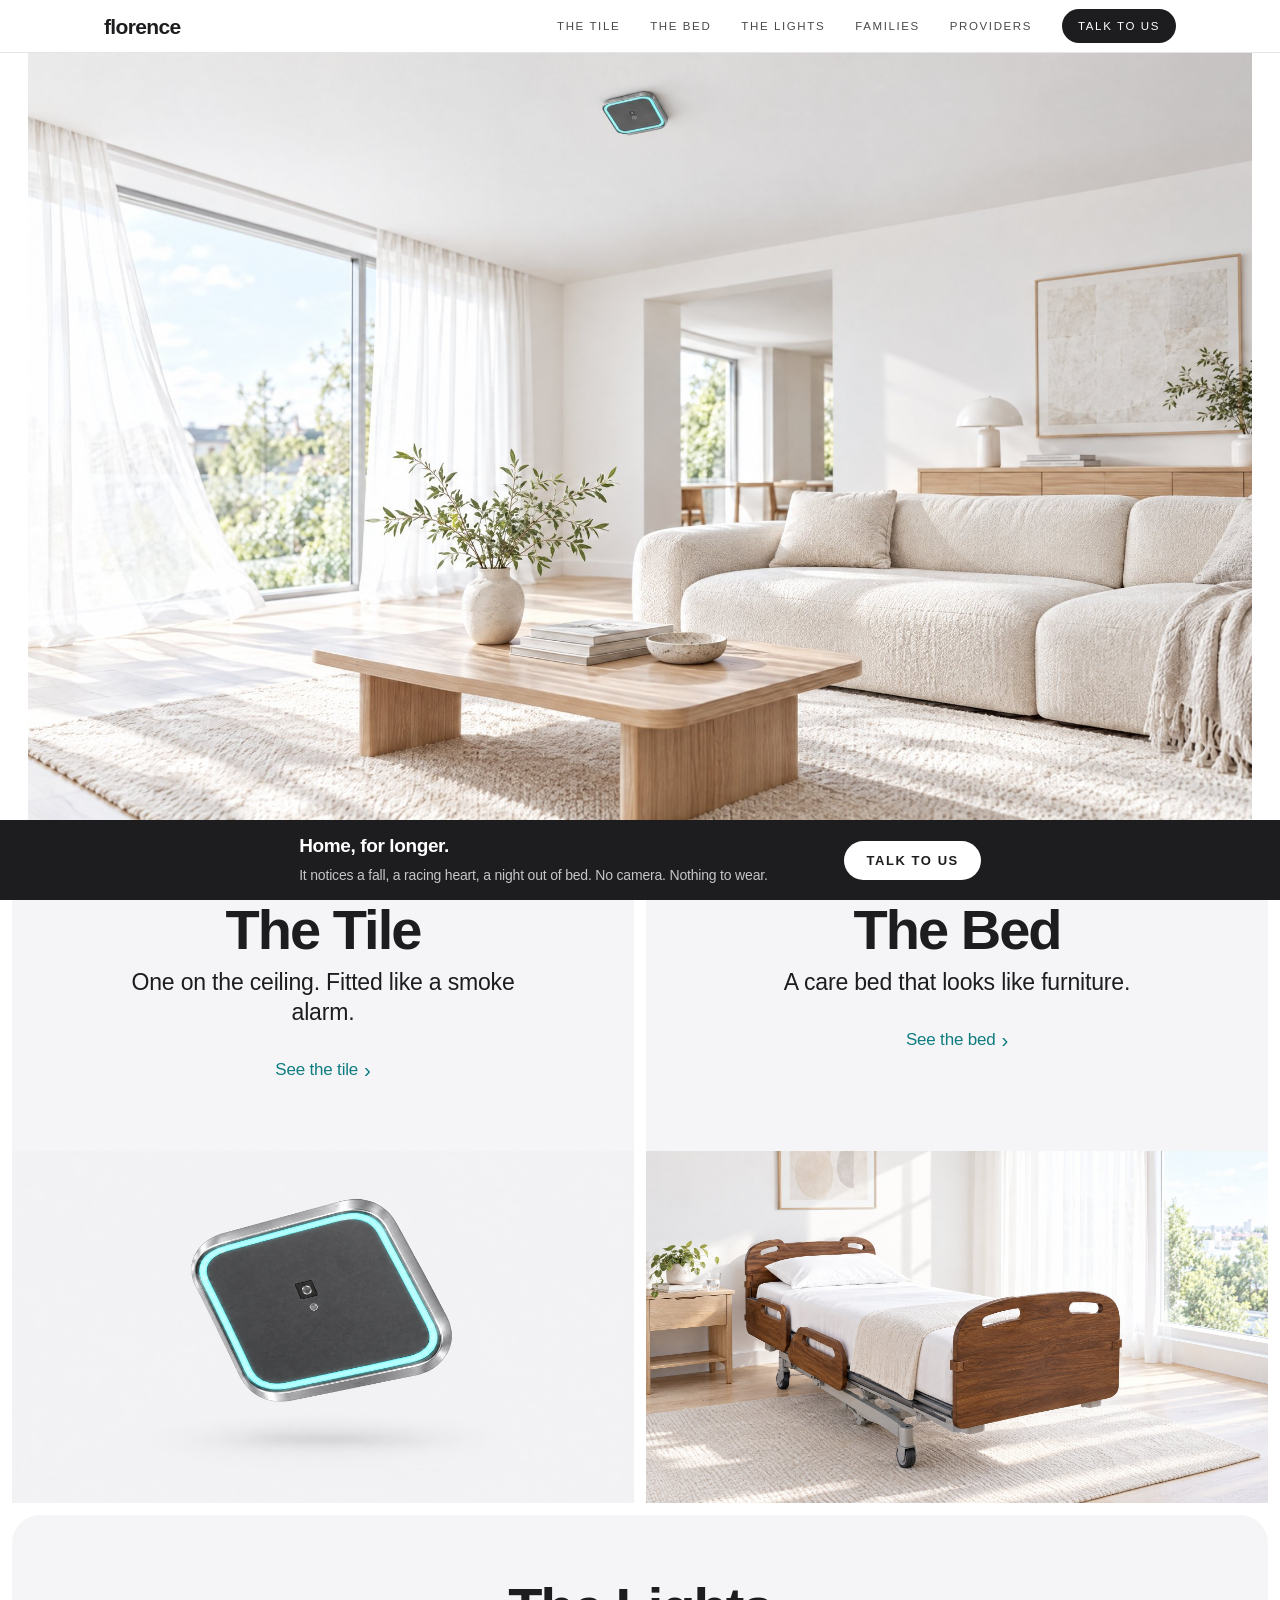
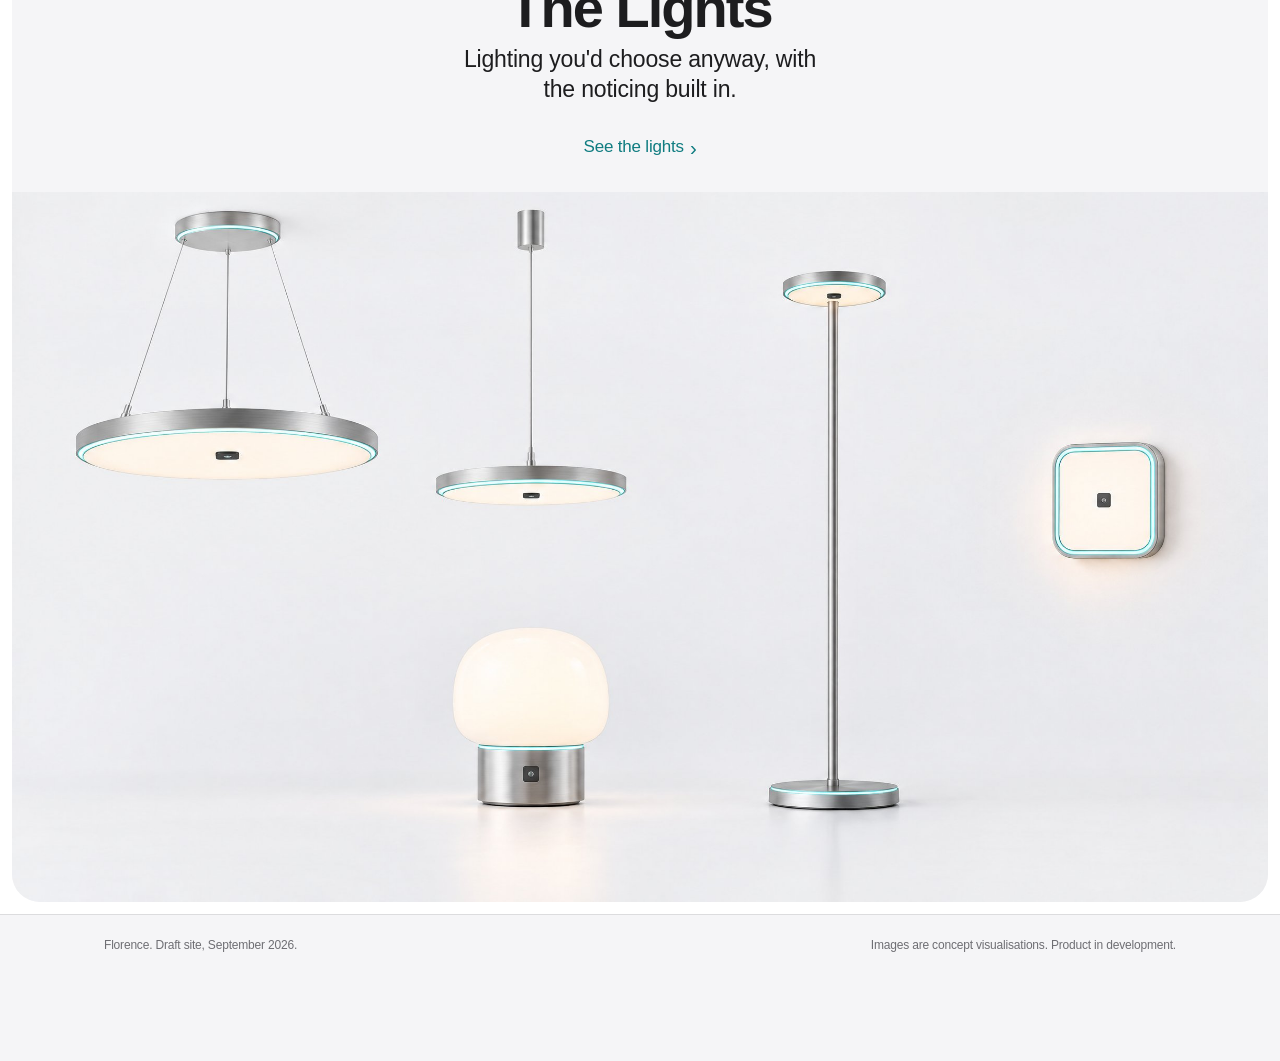
<file: index.html>
<!doctype html>
<html lang="en">
<head>
<meta charset="utf-8">
<meta name="viewport" content="width=device-width,initial-scale=1,viewport-fit=cover">
<meta name="robots" content="noindex,nofollow">
<title>Florence</title>
<meta name="description" content="Florence quietly looks out for the people at home. No camera. Nothing to wear.">
<link rel="stylesheet" href="site.css">
<script>document.documentElement.classList.add('js')</script>
</head>
<body class="has-bar">
<header class="nav"><div class="wrap"><a class="word" href="./">florence</a><nav aria-label="Main"><a href="tile.html">The Tile</a><a href="bed.html">The Bed</a><a href="lights.html">The Lights</a><a href="families.html">Families</a><a href="providers.html">Providers</a><a class="pill" href="talk.html">Talk to us</a></nav></div></header>
<main>

<section class="frame"><img src="img/room-bright.jpg" alt="A bright, airy living room with a cream sofa and sheer curtains. The Florence tile sits small and quiet on the white ceiling" width="2400" height="1350" fetchpriority="high"></section>
<div class="tiles">
  <a class="ptile rise" href="tile.html"><div class="t"><h3>The Tile</h3><p>One on the ceiling. Fitted like a smoke alarm.</p><div class="cta"><span class="btn text">See the tile</span></div></div><div class="im"><img src="img/tile-hero.jpg" alt="The Florence tile floating on a pale grey background" loading="lazy"></div></a>
  <a class="ptile rise" href="bed.html"><div class="t"><h3>The Bed</h3><p>A care bed that looks like furniture.</p><div class="cta"><span class="btn text">See the bed</span></div></div><div class="im"><img src="img/bed-bright.jpg" alt="The Florence bed with walnut head and foot boards in a bright bedroom" loading="lazy"></div></a>
  <a class="ptile full rise" href="lights.html"><div class="t"><h3>The Lights</h3><p>Lighting you'd choose anyway, with the noticing built in.</p><div class="cta"><span class="btn text">See the lights</span></div></div><div class="im"><img src="img/lights-bright.jpg" alt="The Florence lights in brushed aluminium and opal glass" loading="lazy"></div></a>
</div>

</main>
<footer><div class="wrap"><span>Florence. Draft site, September 2026.</span><span>Images are concept visualisations. Product in development.</span></div></footer>
<div class="bar"><div class="wrap"><div><b>Home, for longer.</b><span>It notices a fall, a racing heart, a night out of bed. No camera. Nothing to wear.</span></div><a class="btn ink" href="talk.html">Talk to us</a></div></div>
<script src="site.js"></script>
</body>
</html>
</file>
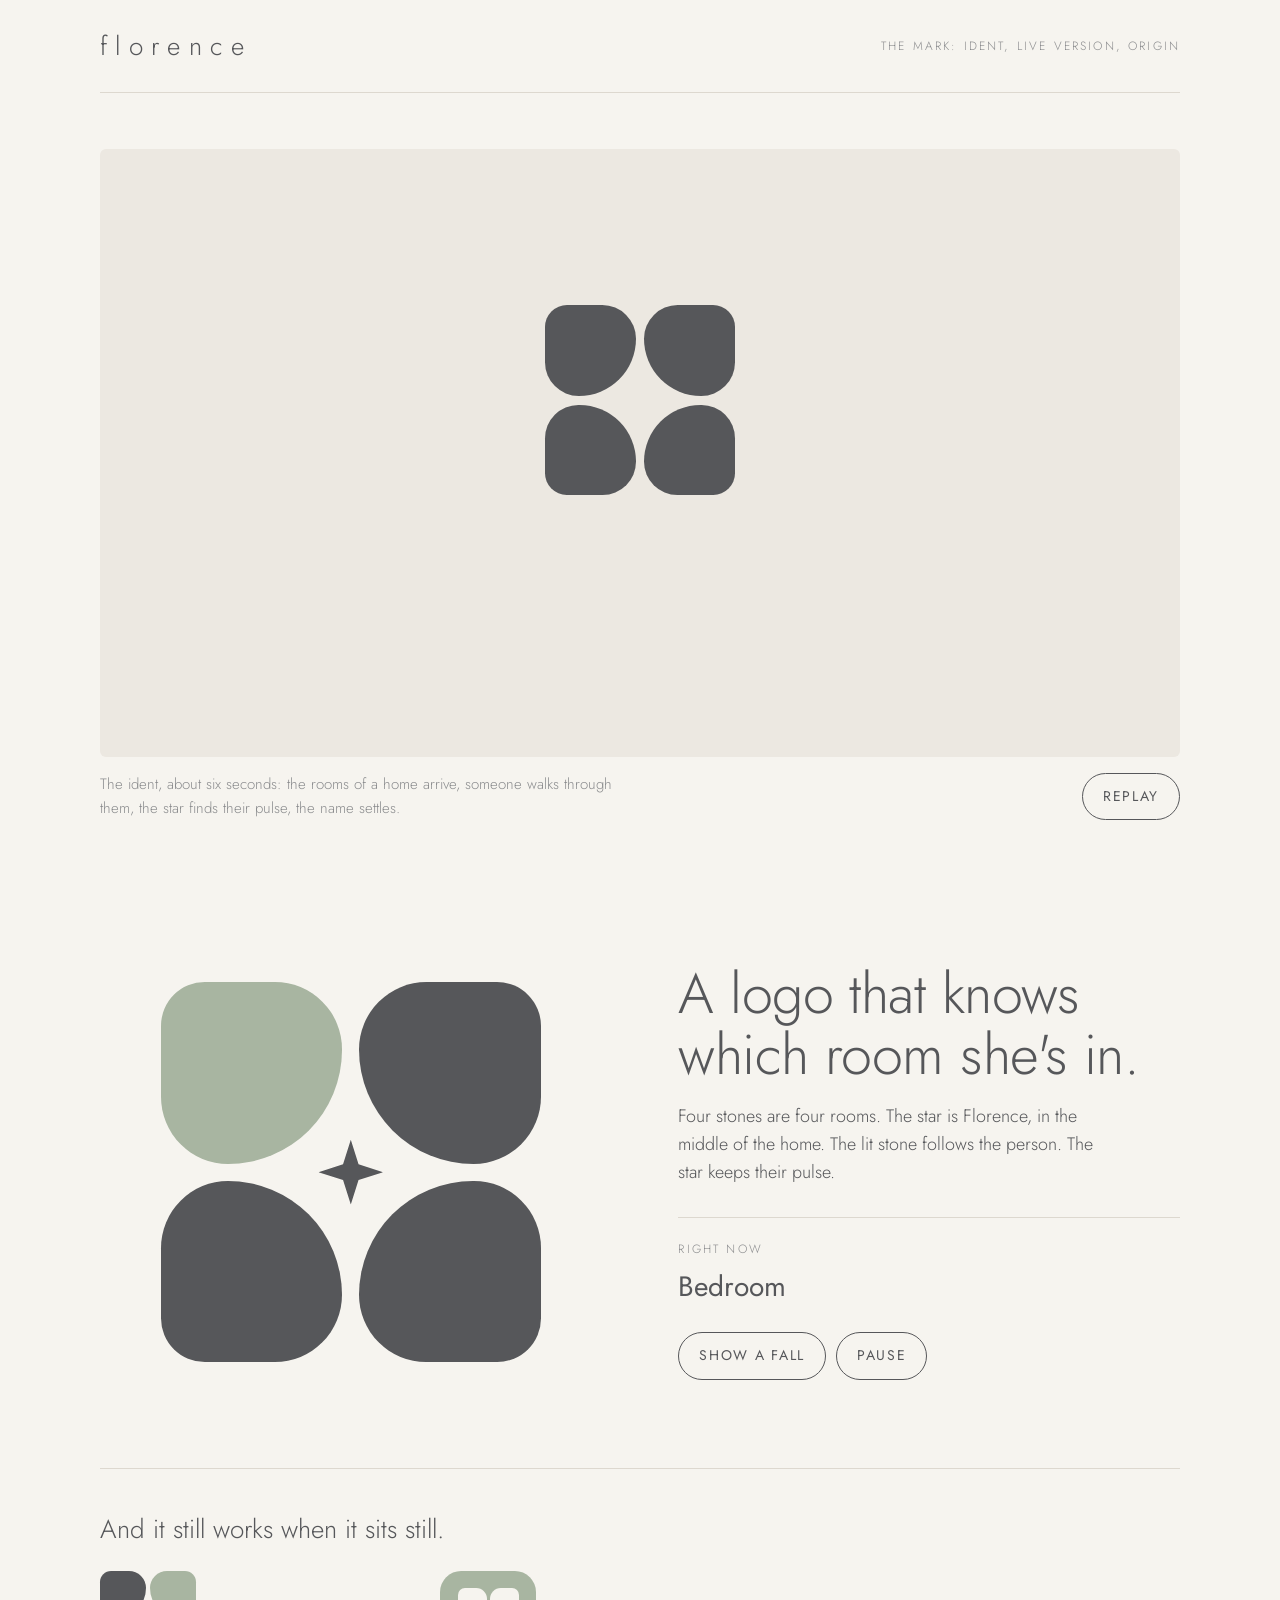
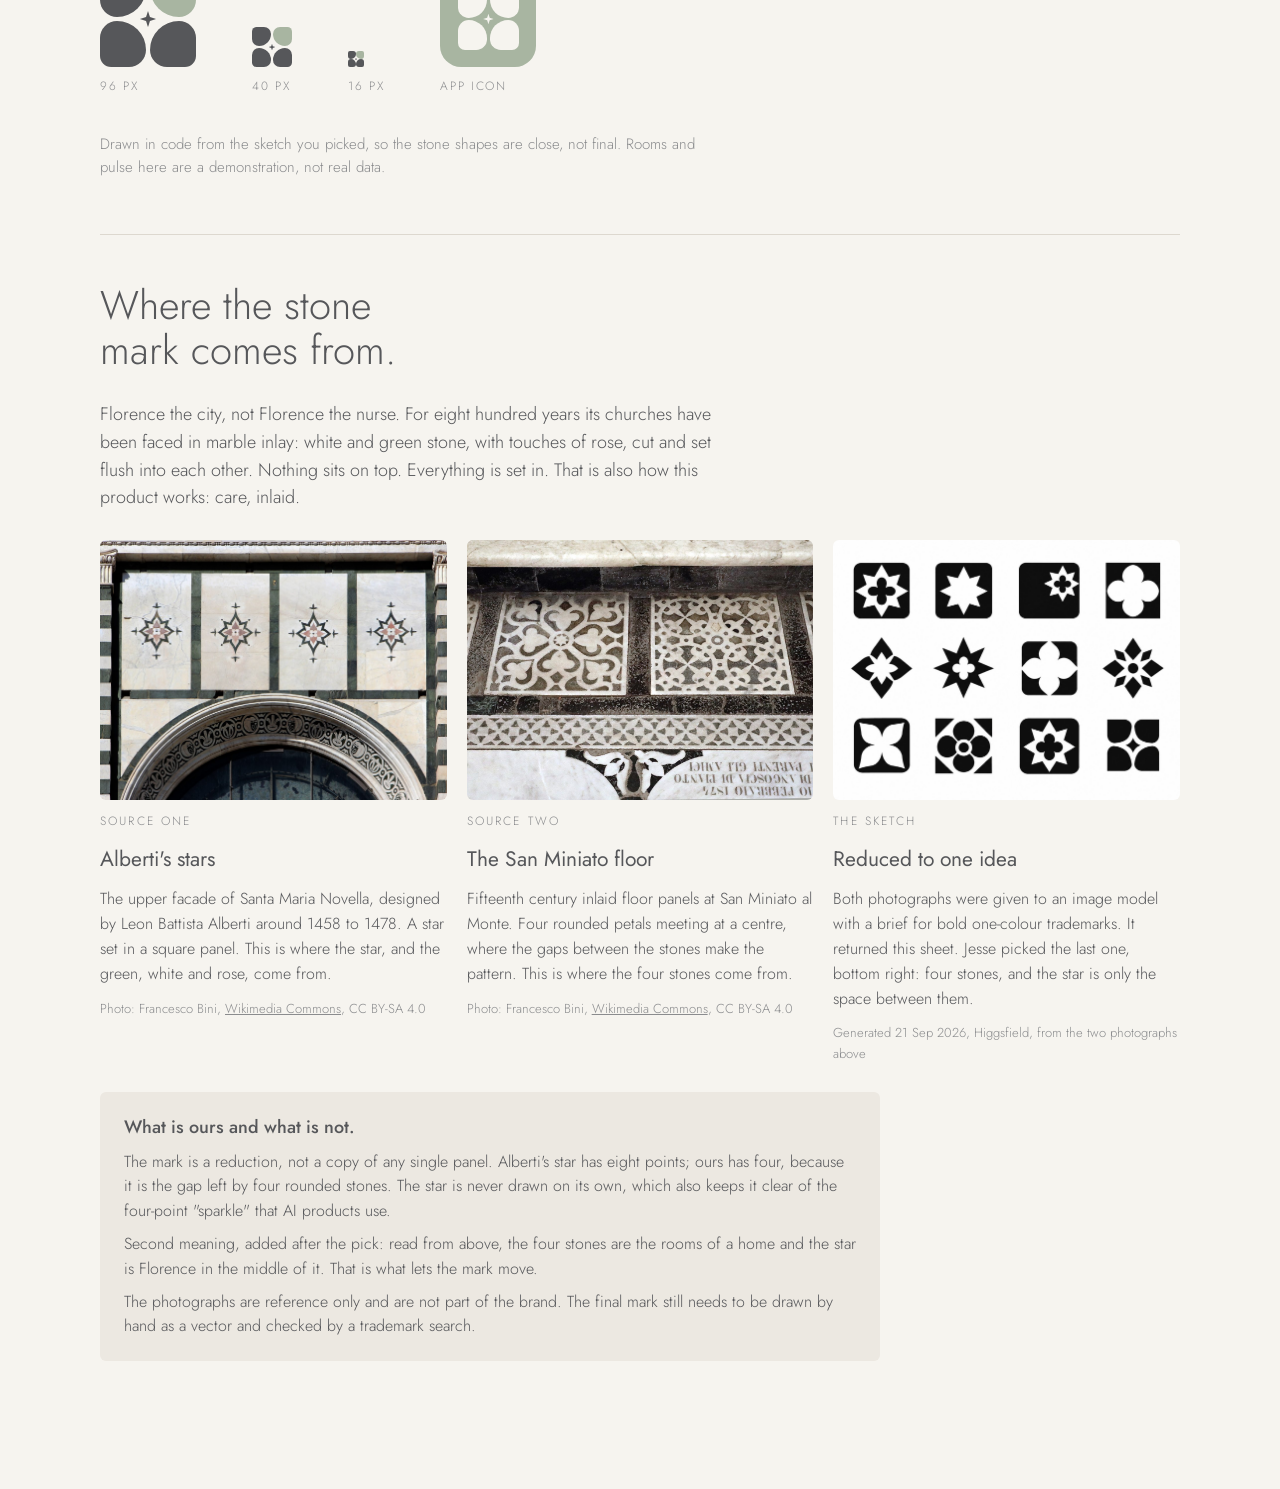
<file: brand/index.html>
<!doctype html>
<html lang="en">
<head>
<meta charset="utf-8">
<meta name="viewport" content="width=device-width,initial-scale=1,viewport-fit=cover">
<meta name="robots" content="noindex,nofollow">
<title>The Mark · Florence</title>
<link rel="preconnect" href="https://fonts.googleapis.com">
<link rel="preconnect" href="https://fonts.gstatic.com" crossorigin>
<link rel="stylesheet" href="https://fonts.googleapis.com/css2?family=Jost:wght@300;400;500&display=swap">
<style>
/* One deliberate look: the calm Florence board. Painted explicitly so it holds on any host theme. */
:root{
  --ground:#F6F4EF; --stone:#ECE8E1; --sage:#A8B5A1; --sage-deep:#7E8F78;
  --rose:#D8B4AD; --rose-deep:#B9766C; --char:#56575A; --char-2:#8B8C8E; --line:#DDD8CF;
  --sans:"Jost","Futura","Avenir Next",system-ui,sans-serif;
}
*{box-sizing:border-box}
body{margin:0;background:var(--ground);color:var(--char);font-family:var(--sans);font-weight:300;font-size:18px;line-height:1.55;padding-inline:clamp(16px,5vw,64px);padding-block:0 80px}
.wrap{max-width:1080px;margin-inline:auto}
header{display:flex;justify-content:space-between;align-items:center;gap:16px;flex-wrap:wrap;padding-block:26px;border-bottom:1px solid var(--line)}
.word{font-size:26px;letter-spacing:.32em;font-weight:300}
.tag{font-size:12px;letter-spacing:.18em;text-transform:uppercase;color:var(--char-2)}

.stage{display:grid;grid-template-columns:minmax(0,1fr) minmax(0,1fr);gap:clamp(24px,6vw,80px);align-items:center;padding-block:clamp(40px,7vw,88px)}
@media (max-width:820px){.stage{grid-template-columns:1fr}}

/* the mark: four rounded squares. The gaps between them ARE the star. */
.mark{--s:min(62vw,380px);width:var(--s);height:var(--s);display:grid;grid-template-columns:1fr 1fr;gap:4.5%;position:relative;margin-inline:auto}
.room{background:var(--char);transition:background .9s ease, transform .9s cubic-bezier(.2,.7,.2,1)}
.room:nth-child(1){border-radius:30% 46% 78% 46%}
.room:nth-child(2){border-radius:46% 30% 46% 78%}
.room:nth-child(3){border-radius:46% 78% 46% 30%}
.room:nth-child(4){border-radius:78% 46% 30% 46%}
.room.on{background:var(--sage)}
.alert .room.on{background:var(--rose-deep)}
.star{position:absolute;left:50%;top:50%;width:17%;height:17%;translate:-50% -50%;background:var(--char);clip-path:polygon(50% 0,62% 38%,100% 50%,62% 62%,50% 100%,38% 62%,0 50%,38% 38%)}
.alert .star{background:var(--rose-deep)}
@media (prefers-reduced-motion:no-preference){
  .star{animation:beat var(--beat,1.05s) ease-in-out infinite}
}
@keyframes beat{0%,100%{scale:1}14%{scale:1.22}28%{scale:1}42%{scale:1.12}56%{scale:1}}

.read h1{margin:0;font-weight:300;font-size:clamp(34px,4.6vw,56px);line-height:1.08;letter-spacing:-.01em;text-wrap:balance}
.read p{margin:18px 0 0;max-width:44ch;color:var(--char)}
.status{margin-top:30px;display:grid;gap:6px;border-top:1px solid var(--line);padding-top:22px}
.status .k{font-size:12px;letter-spacing:.18em;text-transform:uppercase;color:var(--char-2)}
.status .v{font-size:28px;font-weight:400;min-height:1.3em}
.alert .status .v{color:var(--rose-deep)}
.controls{margin-top:24px;display:flex;flex-wrap:wrap;gap:10px}
button{font:inherit;font-size:14px;letter-spacing:.12em;text-transform:uppercase;font-weight:400;padding:12px 20px;border-radius:999px;border:1px solid var(--char);background:transparent;color:var(--char);cursor:pointer}
button:hover{background:var(--char);color:var(--ground)}
button:focus-visible{outline:2px solid var(--sage-deep);outline-offset:3px}
button[aria-pressed="true"]{background:var(--char);color:var(--ground)}

.small{border-top:1px solid var(--line);padding-block:40px;display:grid;gap:22px}
.small h2{margin:0;font-weight:300;font-size:26px}
.row{display:flex;align-items:flex-end;gap:clamp(20px,5vw,56px);flex-wrap:wrap}
.row figure{margin:0;display:grid;gap:10px;justify-items:start}
.row figcaption{font-size:12px;letter-spacing:.14em;text-transform:uppercase;color:var(--char-2)}
.mini{display:grid;grid-template-columns:1fr 1fr;gap:4.5%;width:var(--w);height:var(--w);position:relative}
.mini .room{transition:none}
.mini .dot{position:absolute;left:50%;top:50%;width:17%;height:17%;translate:-50% -50%;background:var(--char);clip-path:polygon(50% 0,62% 38%,100% 50%,62% 62%,50% 100%,38% 62%,0 50%,38% 38%)}
.tile{background:var(--sage);border-radius:22%;padding:18%;width:var(--w);height:var(--w)}
.tile .mini{width:100%;height:100%}
.tile .room{background:var(--ground)}
.tile .dot{background:var(--ground)}
.note{font-size:15px;color:var(--char-2);max-width:70ch}

/* ident */
.ident{padding-block:clamp(28px,5vw,56px);display:grid;gap:16px}
.screen{background:var(--stone);border-radius:6px;aspect-ratio:16/9;display:grid;place-items:center;overflow:hidden;position:relative;max-width:100%}
.lock{display:grid;justify-items:center;gap:clamp(14px,3vw,34px)}
.imark{--s:clamp(84px,17vw,190px);width:var(--s);height:var(--s);display:grid;grid-template-columns:1fr 1fr;gap:4.5%;position:relative}
.imark .room{opacity:0;scale:.55;transition:opacity .7s ease,scale .9s cubic-bezier(.2,.8,.2,1),background .45s ease}
.imark .room.in{opacity:1;scale:1}
.imark .istar{position:absolute;left:50%;top:50%;width:17%;height:17%;translate:-50% -50%;background:var(--char);scale:0;transition:scale .55s cubic-bezier(.3,1.6,.4,1);clip-path:polygon(50% 0,62% 38%,100% 50%,62% 62%,50% 100%,38% 62%,0 50%,38% 38%)}
.imark .istar.in{scale:1}
.imark .istar.beat{animation:beat 1.05s ease-in-out 2}
.iword{font-size:clamp(20px,4.2vw,46px);letter-spacing:.34em;font-weight:300;padding-left:.34em;display:flex}
.iword span{opacity:0;translate:0 8px;transition:opacity .6s ease,translate .6s ease}
.iword span.in{opacity:1;translate:0 0}
.identbar{display:flex;justify-content:space-between;align-items:center;gap:12px;flex-wrap:wrap}
.identbar p{margin:0;font-size:15px;color:var(--char-2);max-width:60ch}

/* origin */
.origin{border-top:1px solid var(--line);padding-block:48px;display:grid;gap:28px}
.origin h2{margin:0;font-weight:300;font-size:clamp(28px,3.4vw,40px);line-height:1.12;text-wrap:balance;max-width:22ch}
.origin .lede{max-width:62ch;margin:0}
.steps{display:grid;grid-template-columns:repeat(3,minmax(0,1fr));gap:20px}
@media (max-width:860px){.steps{grid-template-columns:1fr}}
.step{display:grid;gap:12px;align-content:start}
.step .ph{aspect-ratio:4/3;overflow:hidden;border-radius:6px;background:var(--stone)}
.step .ph img{width:100%;height:100%;object-fit:cover;display:block}
.step .k{font-size:12px;letter-spacing:.18em;text-transform:uppercase;color:var(--char-2)}
.step h3{margin:0;font-weight:400;font-size:21px}
.step p{margin:0;font-size:16px}
.step cite{font-style:normal;font-size:13px;color:var(--char-2)}
.step cite a{color:inherit}
.honest{background:var(--stone);border-radius:6px;padding:22px 24px;display:grid;gap:8px;max-width:78ch}
.honest b{font-weight:500}
.honest p{margin:0;font-size:16px}
</style>
</head>
<body>
<div class="wrap">
  <header><span class="word">florence</span><span class="tag">The mark: ident, live version, origin</span></header>


  <section class="ident" aria-label="Logo ident">
    <div class="screen" id="screen">
      <div class="lock">
        <div class="imark" aria-hidden="true"><div class="room"></div><div class="room"></div><div class="room"></div><div class="room"></div><div class="istar"></div></div>
        <div class="iword" aria-label="florence"><span>f</span><span>l</span><span>o</span><span>r</span><span>e</span><span>n</span><span>c</span><span>e</span></div>
      </div>
    </div>
    <div class="identbar"><p>The ident, about six seconds: the rooms of a home arrive, someone walks through them, the star finds their pulse, the name settles.</p><button id="replay">Replay</button></div>
  </section>

  <section class="stage" id="stage">
    <div class="mark" role="img" aria-label="The Florence mark: four rounded stones arranged in a square with a small star where they meet. One stone is lit to show which room someone is in.">
      <div class="room"></div><div class="room"></div><div class="room"></div><div class="room"></div>
      <div class="star"></div>
    </div>
    <div class="read">
      <h1>A logo that knows which room she's in.</h1>
      <p>Four stones are four rooms. The star is Florence, in the middle of the home. The lit stone follows the person. The star keeps their pulse.</p>
      <div class="status" aria-live="polite"><span class="k">Right now</span><span class="v" id="where">Bedroom</span></div>
      <div class="controls">
        <button id="fall" aria-pressed="false">Show a fall</button>
        <button id="pause" aria-pressed="false">Pause</button>
      </div>
    </div>
  </section>

  <section class="small">
    <h2>And it still works when it sits still.</h2>
    <div class="row">
      <figure><div class="mini" style="--w:96px"><div class="room"></div><div class="room on"></div><div class="room"></div><div class="room"></div><div class="dot"></div></div><figcaption>96 px</figcaption></figure>
      <figure><div class="mini" style="--w:40px"><div class="room"></div><div class="room on"></div><div class="room"></div><div class="room"></div><div class="dot"></div></div><figcaption>40 px</figcaption></figure>
      <figure><div class="mini" style="--w:16px"><div class="room"></div><div class="room on"></div><div class="room"></div><div class="room"></div><div class="dot"></div></div><figcaption>16 px</figcaption></figure>
      <figure><div class="tile" style="--w:96px"><div class="mini"><div class="room"></div><div class="room"></div><div class="room"></div><div class="room"></div><div class="dot"></div></div></div><figcaption>App icon</figcaption></figure>
    </div>
    <p class="note">Drawn in code from the sketch you picked, so the stone shapes are close, not final. Rooms and pulse here are a demonstration, not real data.</p>
  </section>

  <section class="origin">
    <h2>Where the stone mark comes from.</h2>
    <p class="lede">Florence the city, not Florence the nurse. For eight hundred years its churches have been faced in marble inlay: white and green stone, with touches of rose, cut and set flush into each other. Nothing sits on top. Everything is set in. That is also how this product works: care, inlaid.</p>
    <div class="steps">
      <div class="step"><div class="ph"><img src="ref-alberti.jpg" alt="Square white marble panels on the facade of Santa Maria Novella, each inlaid with an eight-pointed star in green and rose stone" loading="lazy"></div><span class="k">Source one</span><h3>Alberti's stars</h3><p>The upper facade of Santa Maria Novella, designed by Leon Battista Alberti around 1458 to 1478. A star set in a square panel. This is where the star, and the green, white and rose, come from.</p><cite>Photo: Francesco Bini, <a href="https://commons.wikimedia.org/wiki/File:Leon_battista_alberti_(dis.),_specchiature_della_facciata_di_santa_maria_novella,_1458-78_ca.,_registro_superiore_02.jpg">Wikimedia Commons</a>, CC BY-SA 4.0</cite></div>
      <div class="step"><div class="ph"><img src="ref-sanminiato.jpg" alt="Inlaid marble floor panels at San Miniato al Monte with four-petalled flower patterns in white on dark stone" loading="lazy"></div><span class="k">Source two</span><h3>The San Miniato floor</h3><p>Fifteenth century inlaid floor panels at San Miniato al Monte. Four rounded petals meeting at a centre, where the gaps between the stones make the pattern. This is where the four stones come from.</p><cite>Photo: Francesco Bini, <a href="https://commons.wikimedia.org/wiki/File:San_miniato_al_monte,_interno,_pavimento_intarsiato_dietro_la_cappella_del_crocifisso,_xv_secolo,_01.jpg">Wikimedia Commons</a>, CC BY-SA 4.0</cite></div>
      <div class="step"><div class="ph"><img src="ref-sheet.jpg" alt="A sheet of twelve black logo sketches based on stars and four-petalled flowers in squares; the bottom right one is four stones around a small star" loading="lazy"></div><span class="k">The sketch</span><h3>Reduced to one idea</h3><p>Both photographs were given to an image model with a brief for bold one-colour trademarks. It returned this sheet. Jesse picked the last one, bottom right: four stones, and the star is only the space between them.</p><cite>Generated 21 Sep 2026, Higgsfield, from the two photographs above</cite></div>
    </div>
    <div class="honest">
      <b>What is ours and what is not.</b>
      <p>The mark is a reduction, not a copy of any single panel. Alberti's star has eight points; ours has four, because it is the gap left by four rounded stones. The star is never drawn on its own, which also keeps it clear of the four-point "sparkle" that AI products use.</p>
      <p>Second meaning, added after the pick: read from above, the four stones are the rooms of a home and the star is Florence in the middle of it. That is what lets the mark move.</p>
      <p>The photographs are reference only and are not part of the brand. The final mark still needs to be drawn by hand as a vector and checked by a trademark search.</p>
    </div>
  </section>
</div>

<script>
(function(){
  var stage=document.getElementById('stage'), rooms=stage.querySelectorAll('.mark .room'), where=document.getElementById('where');
  var names=['Bedroom','Bathroom','Kitchen','Living room'], order=[0,1,3,2], i=0, timer=null, paused=false, fallen=false;
  function show(){ rooms.forEach(function(r){r.classList.remove('on')}); var k=order[i%order.length]; rooms[k].classList.add('on'); where.textContent = fallen ? 'A fall in the '+names[k].toLowerCase()+'. Anna has been called.' : names[k]; }
  function tick(){ if(!paused && !fallen){ i++; show(); } }
  show(); timer=setInterval(tick,2600);
  document.getElementById('fall').addEventListener('click',function(){ fallen=!fallen; this.setAttribute('aria-pressed',fallen); this.textContent=fallen?'All clear':'Show a fall'; stage.classList.toggle('alert',fallen); stage.style.setProperty('--beat',fallen?'.6s':'1.05s'); show(); });
  document.getElementById('pause').addEventListener('click',function(){ paused=!paused; this.setAttribute('aria-pressed',paused); this.textContent=paused?'Play':'Pause'; });
})();

(function(){
  var scr=document.getElementById('screen'); if(!scr) return;
  var rooms=scr.querySelectorAll('.room'), star=scr.querySelector('.istar'), letters=scr.querySelectorAll('.iword span'), timers=[];
  var reduce=window.matchMedia && matchMedia('(prefers-reduced-motion: reduce)').matches;
  function at(ms,fn){ timers.push(setTimeout(fn,ms)); }
  function reset(){ timers.forEach(clearTimeout); timers=[]; rooms.forEach(function(r){r.classList.remove('in','on')}); star.classList.remove('in','beat'); letters.forEach(function(l){l.classList.remove('in')}); }
  function end(){ rooms.forEach(function(r){r.classList.add('in')}); rooms[3].classList.add('on'); star.classList.add('in'); letters.forEach(function(l){l.classList.add('in')}); }
  function play(){
    reset(); if(reduce){ end(); return; }
    var clock=[0,1,3,2];
    clock.forEach(function(k,n){ at(350+n*240,function(){rooms[k].classList.add('in')}); });
    clock.concat([0,1,3]).forEach(function(k,n){ at(1700+n*330,function(){ rooms.forEach(function(r){r.classList.remove('on')}); rooms[k].classList.add('on'); }); });
    at(4100,function(){ star.classList.add('in'); });
    at(4500,function(){ star.classList.add('beat'); });
    letters.forEach(function(l,n){ at(4700+n*95,function(){l.classList.add('in')}); });
  }
  void scr.offsetWidth; at(0,play);
  document.getElementById('replay').addEventListener('click',play);
})();
</script>
</body>
</html>
</file>
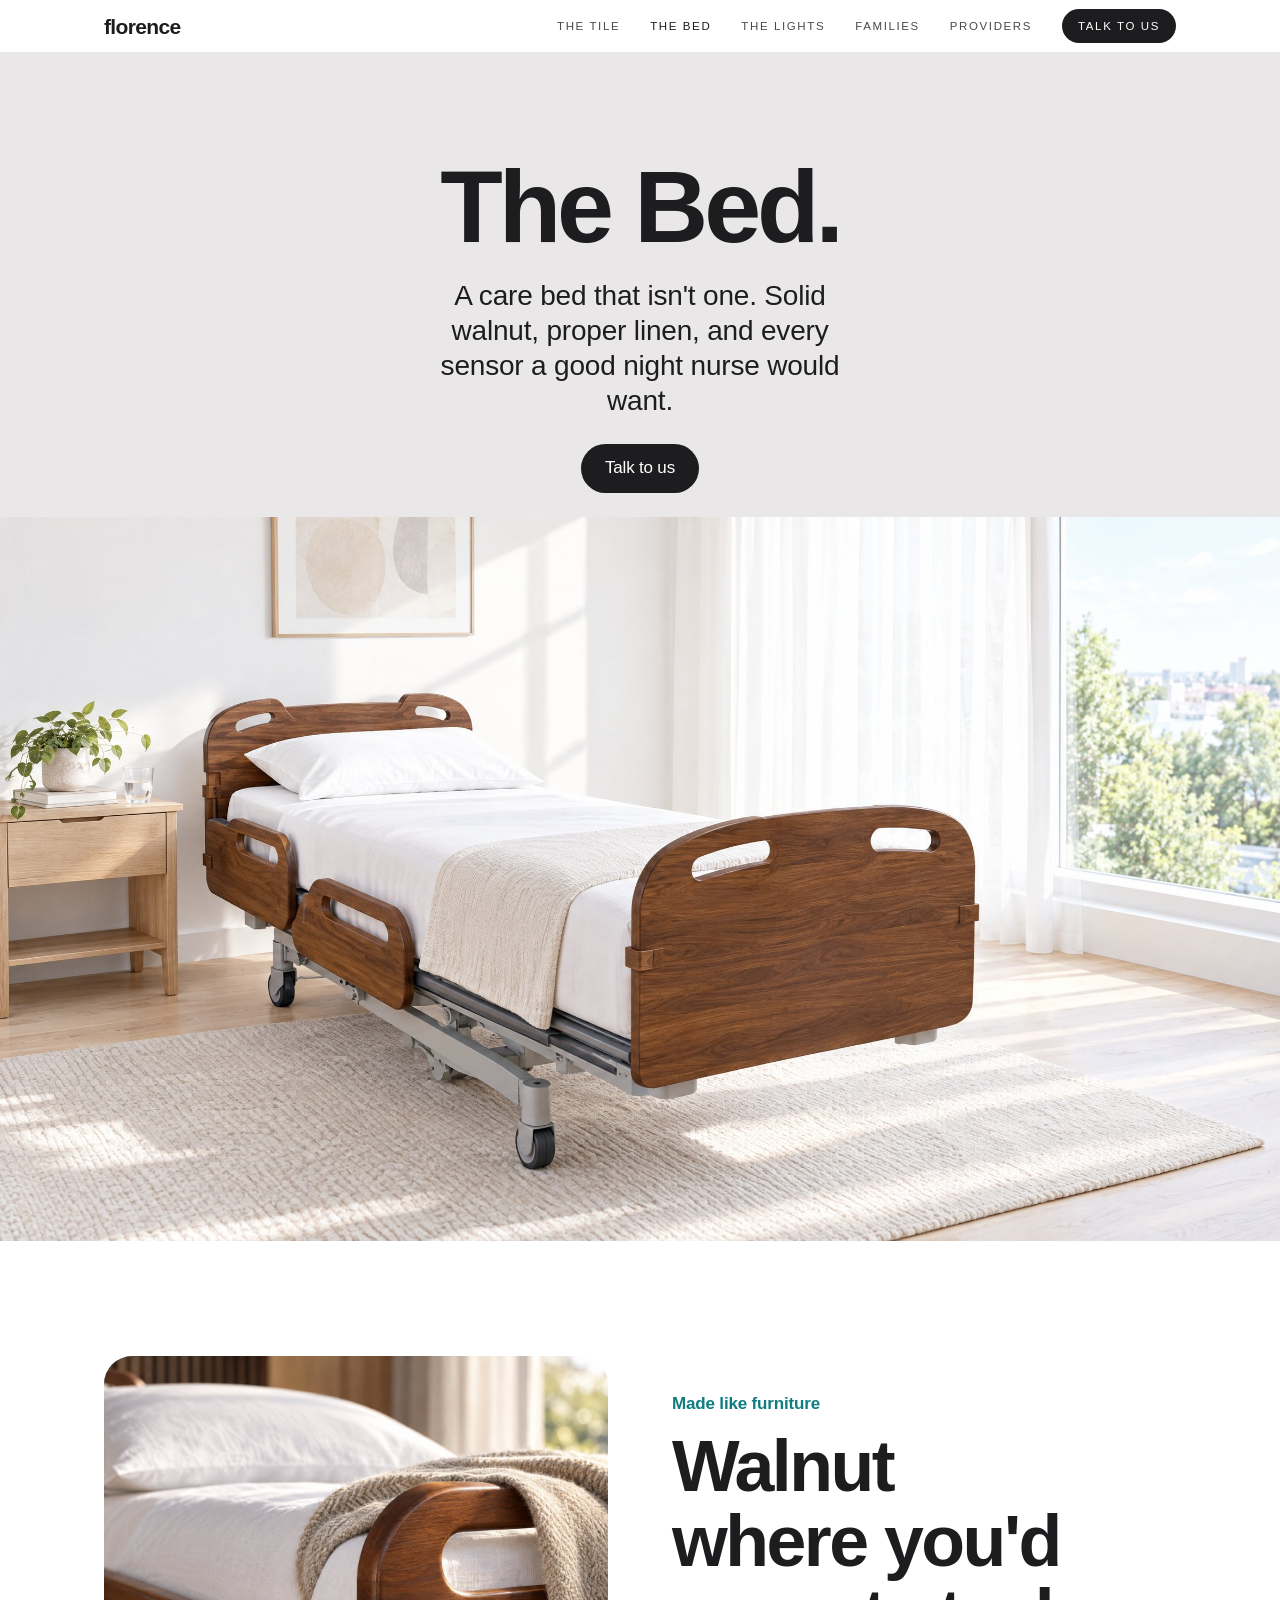
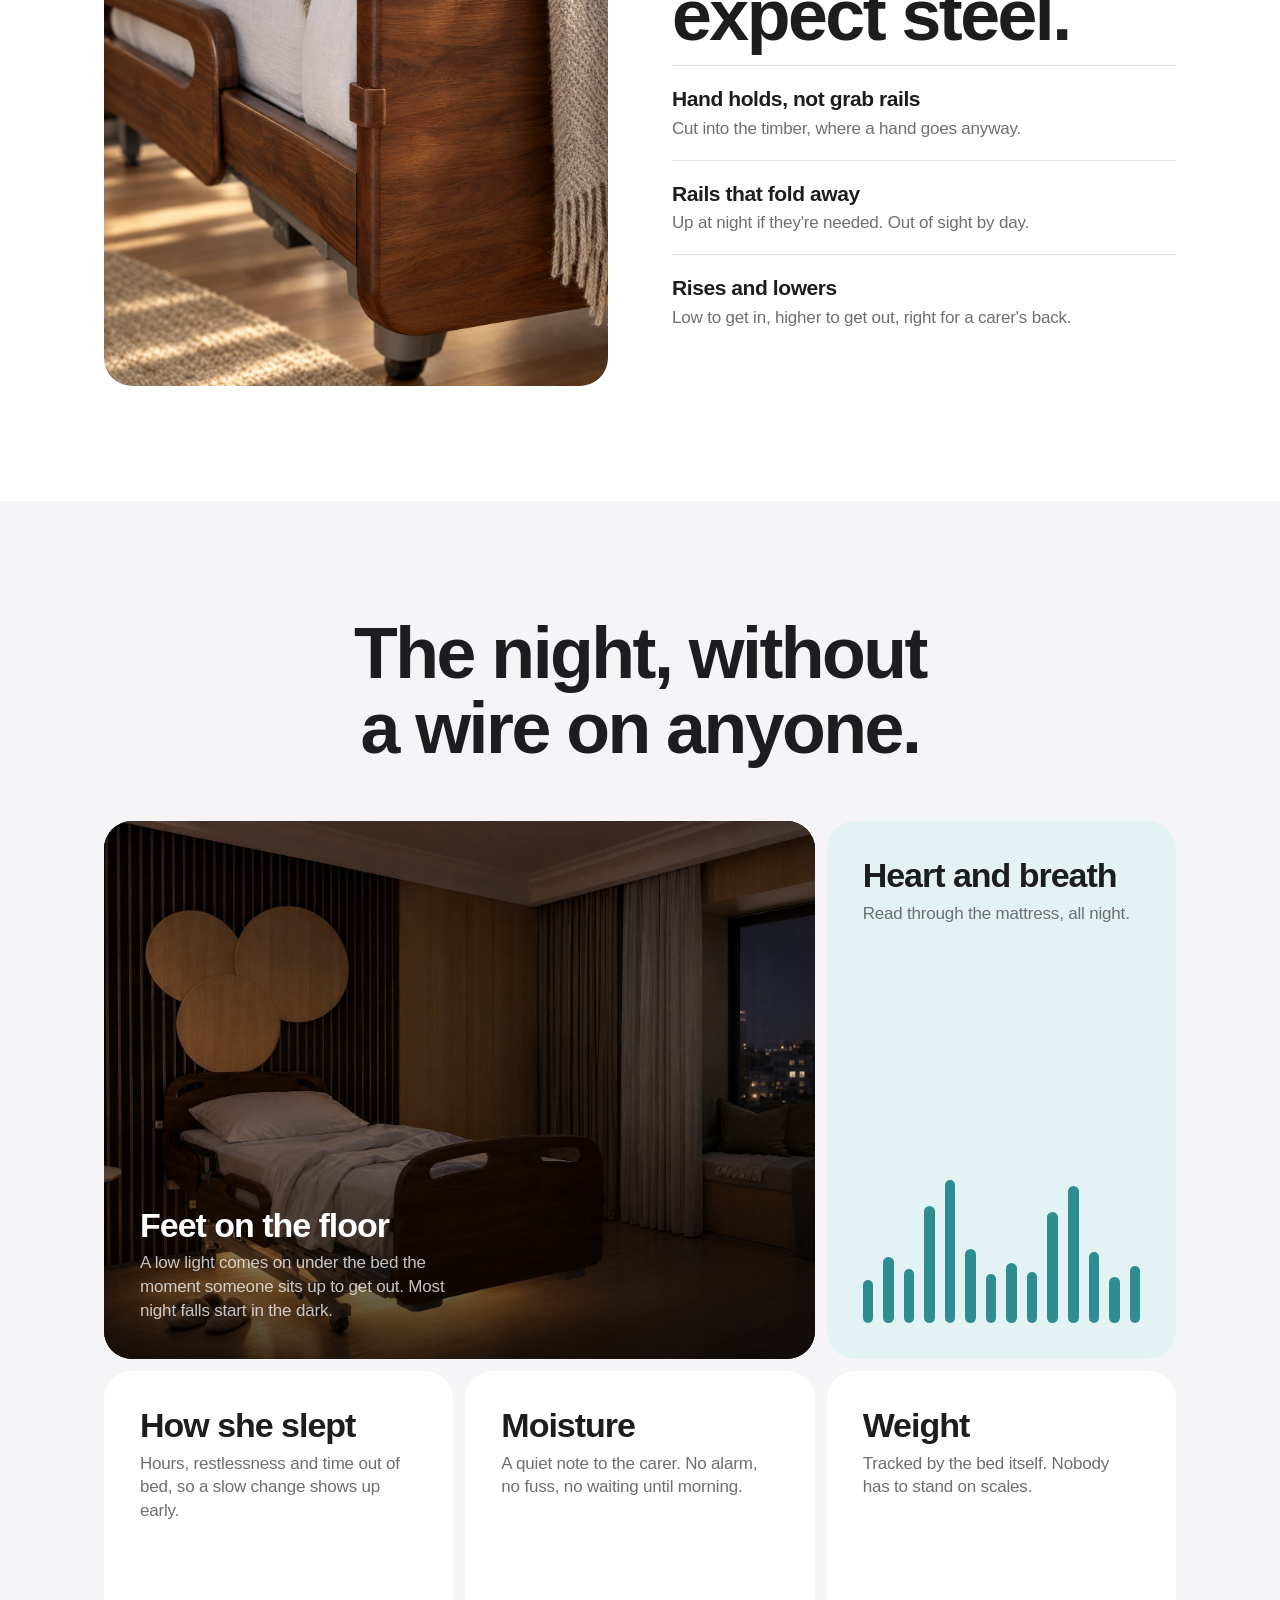
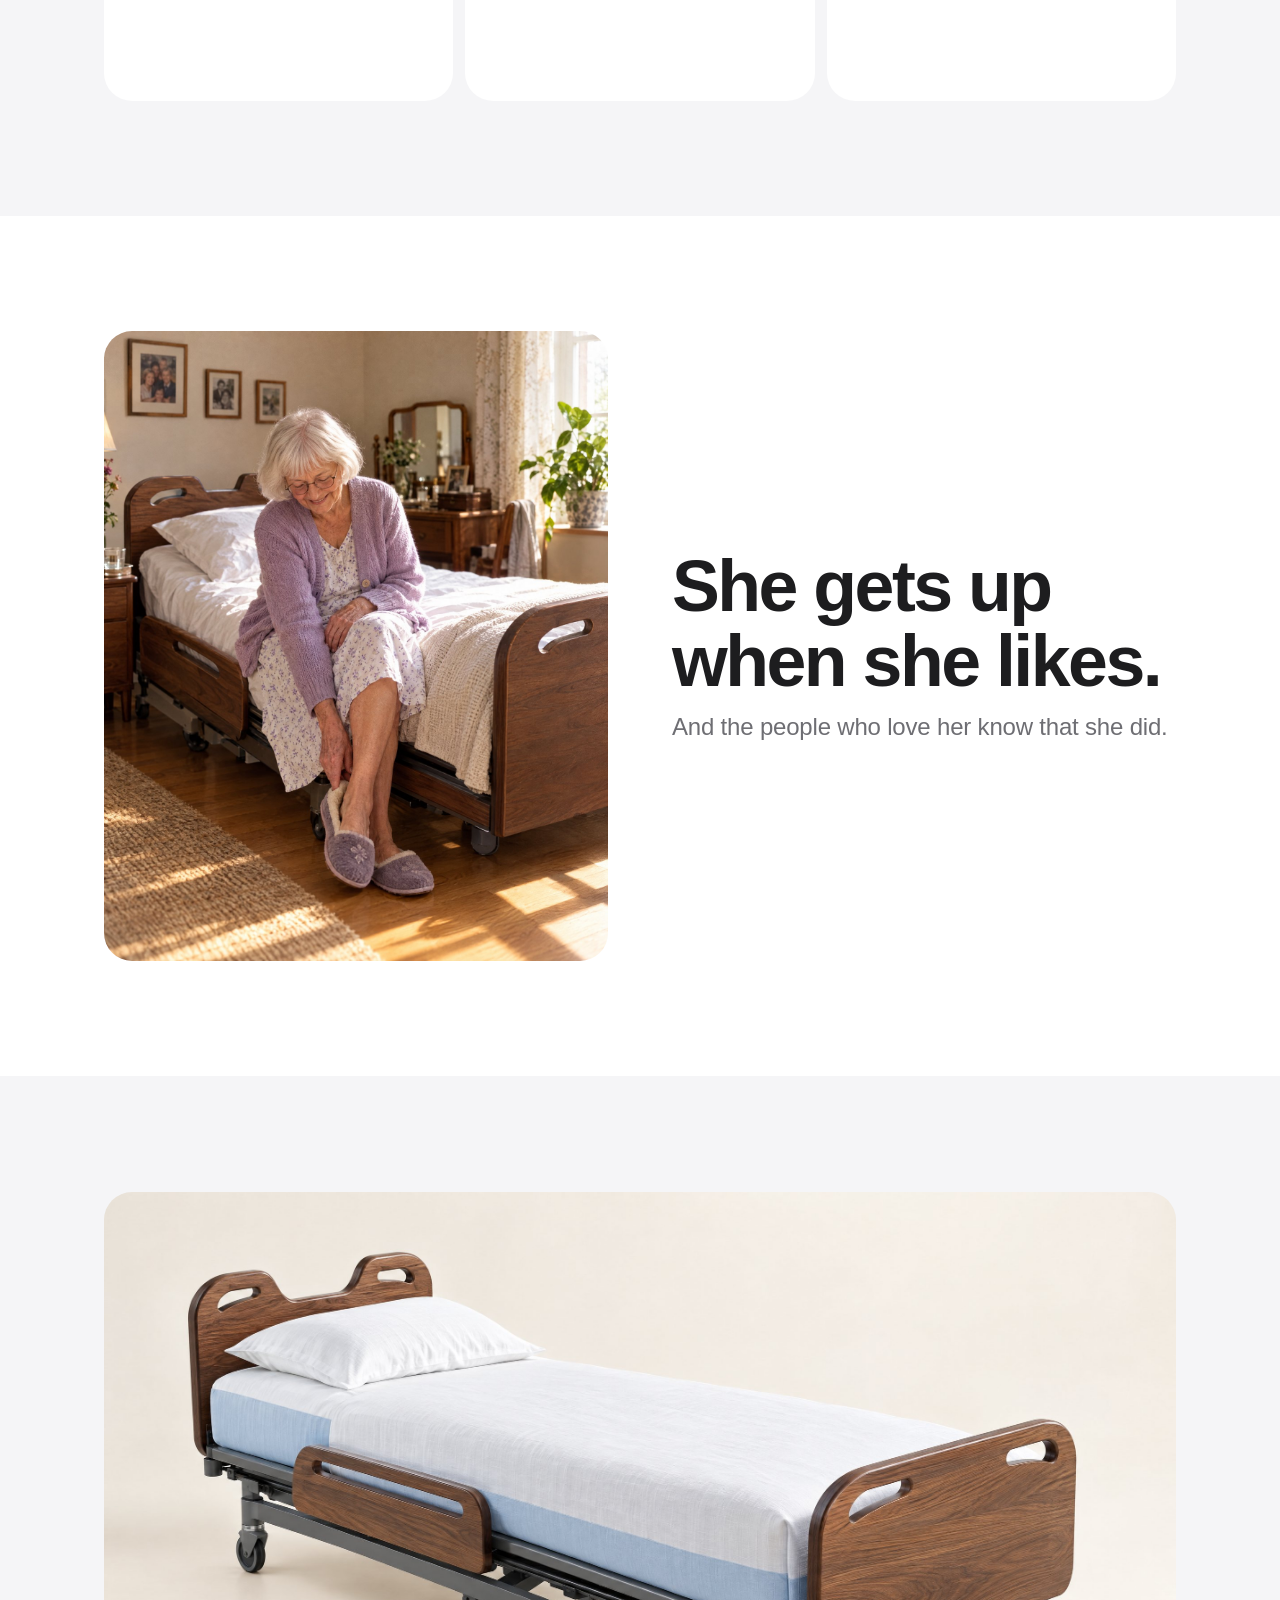
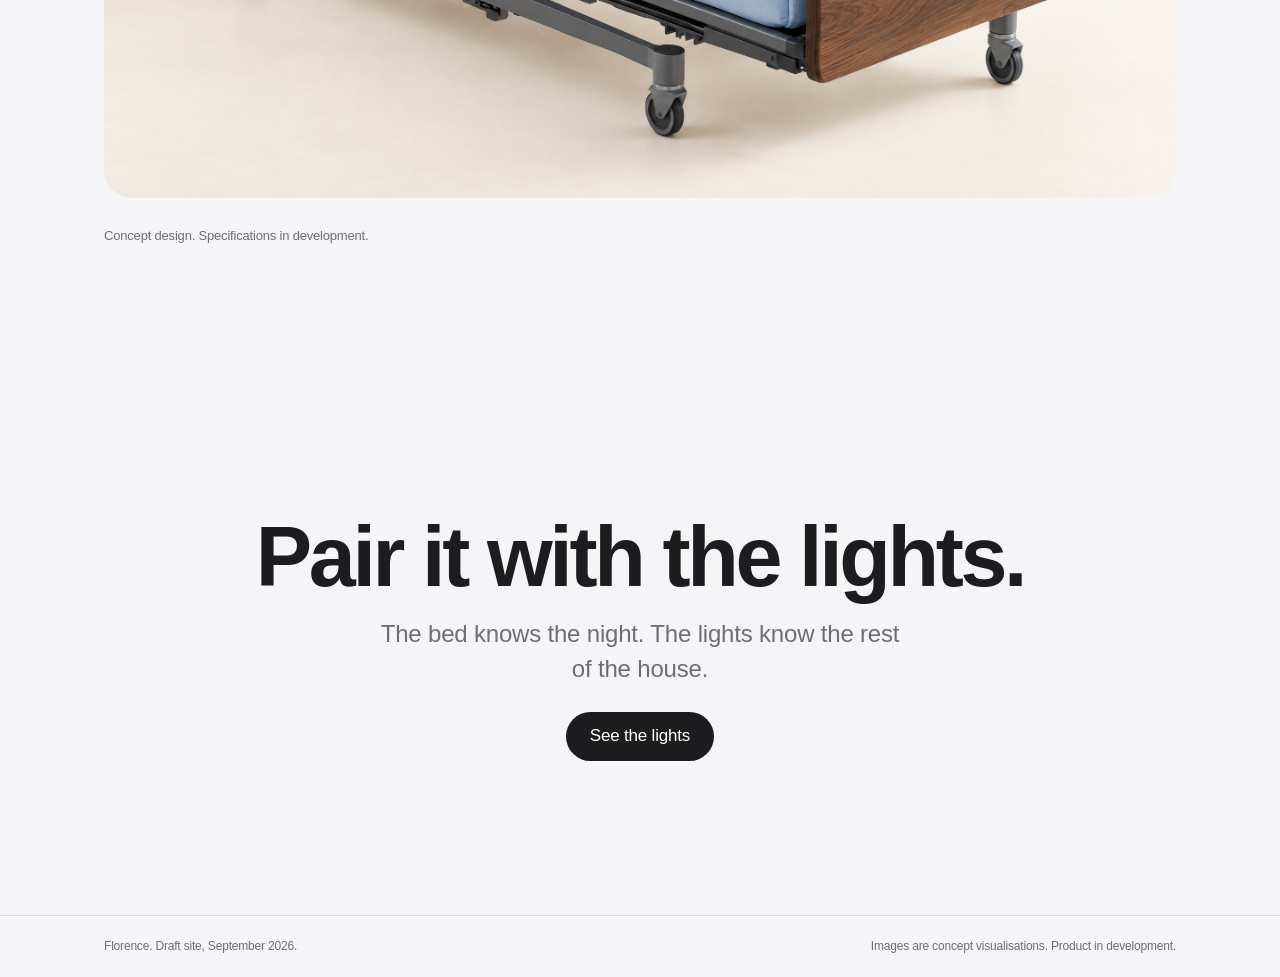
<file: bed.html>
<!doctype html>
<html lang="en">
<head>
<meta charset="utf-8">
<meta name="viewport" content="width=device-width,initial-scale=1,viewport-fit=cover">
<meta name="robots" content="noindex,nofollow">
<title>The Bed · Florence</title>
<meta name="description" content="A care bed that looks like furniture, with sensing in the frame and the mattress.">
<link rel="stylesheet" href="site.css">
<script>document.documentElement.classList.add('js')</script>
</head>
<body>
<header class="nav"><div class="wrap"><a class="word" href="./">florence</a><nav aria-label="Main"><a href="tile.html">The Tile</a><a href="bed.html" aria-current="page">The Bed</a><a href="lights.html">The Lights</a><a href="families.html">Families</a><a href="providers.html">Providers</a><a class="pill" href="talk.html">Talk to us</a></nav></div></header>
<main>
<section class="top" style="background:#E9E7E8"><div class="wrap"><h1>The Bed.</h1><p class="lede">A care bed that isn't one. Solid walnut, proper linen, and every sensor a good night nurse would want.</p><div class="cta"><a class="btn ink" href="talk.html">Talk to us</a></div></div><img src="img/bed-bright.jpg" alt="The Florence bed with walnut head and foot boards and white linen in a bright bedroom" width="2400" height="1350" fetchpriority="high"></section>
<section class="sec"><div class="wrap two">
  <div class="pic port rise"><img src="img/bed-detail.jpg" alt="Close-up of the walnut foot board with its rounded corner and cut-out hand hold" loading="lazy"></div>
  <div class="rise"><div class="head" style="margin-bottom:12px"><span class="eyebrow">Made like furniture</span><h2>Walnut where you'd expect steel.</h2></div>
    <div class="list"><div><b>Hand holds, not grab rails</b><span>Cut into the timber, where a hand goes anyway.</span></div><div><b>Rails that fold away</b><span>Up at night if they're needed. Out of sight by day.</span></div><div><b>Rises and lowers</b><span>Low to get in, higher to get out, right for a carer's back.</span></div></div></div>
</div></section>
<section class="sec grey"><div class="wrap">
  <div class="head center rise"><h2>The night, without a wire on anyone.</h2></div>
  <div class="bento">
    <article class="card photo c4 tallc rise"><img src="img/bed-night.jpg" alt="The bedroom at 2am with a soft warm glow under the bed lighting the floor and a pair of slippers" loading="lazy"><div class="txt"><h3>Feet on the floor</h3><p>A low light comes on under the bed the moment someone sits up to get out. Most night falls start in the dark.</p></div></article>
    <article class="card tint c2 rise"><div class="txt"><h3>Heart and breath</h3><p>Read through the mattress, all night.</p><div class="pulse foot" aria-hidden="true"><i style="--h:30%"></i><i style="--h:46%"></i><i style="--h:38%"></i><i style="--h:82%"></i><i style="--h:100%"></i><i style="--h:52%"></i><i style="--h:34%"></i><i style="--h:42%"></i><i style="--h:36%"></i><i style="--h:78%"></i><i style="--h:96%"></i><i style="--h:50%"></i><i style="--h:32%"></i><i style="--h:40%"></i></div></div></article>
    <article class="card c2 rise"><div class="txt"><h3>How she slept</h3><p>Hours, restlessness and time out of bed, so a slow change shows up early.</p></div></article>
    <article class="card c2 rise"><div class="txt"><h3>Moisture</h3><p>A quiet note to the carer. No alarm, no fuss, no waiting until morning.</p></div></article>
    <article class="card c2 rise"><div class="txt"><h3>Weight</h3><p>Tracked by the bed itself. Nobody has to stand on scales.</p></div></article>
  </div>
</div></section>
<section class="sec"><div class="wrap two flip">
  <div class="rise"><div class="head" style="margin-bottom:0"><h2>She gets up when she likes.</h2><p>And the people who love her know that she did.</p></div></div>
  <div class="pic port rise"><img src="img/bed-morning.jpg" alt="A woman in her eighties in a lilac cardigan sits on the edge of her walnut bed in the morning sun, putting on her slippers" loading="lazy"></div>
</div></section>
<section class="sec grey"><div class="wrap"><div class="full rise" style="background:#fff"><img src="img/bed-studio.jpg" alt="The Florence bed on a cream studio background" loading="lazy"></div><p class="fine">Concept design. Specifications in development.</p></div></section>
<section class="close"><div class="wrap rise"><h2>Pair it with the lights.</h2><p>The bed knows the night. The lights know the rest of the house.</p><div class="cta"><a class="btn ink" href="lights.html">See the lights</a></div></div></section>
</main>
<footer><div class="wrap"><span>Florence. Draft site, September 2026.</span><span>Images are concept visualisations. Product in development.</span></div></footer>

<script src="site.js"></script>
</body>
</html>
</file>
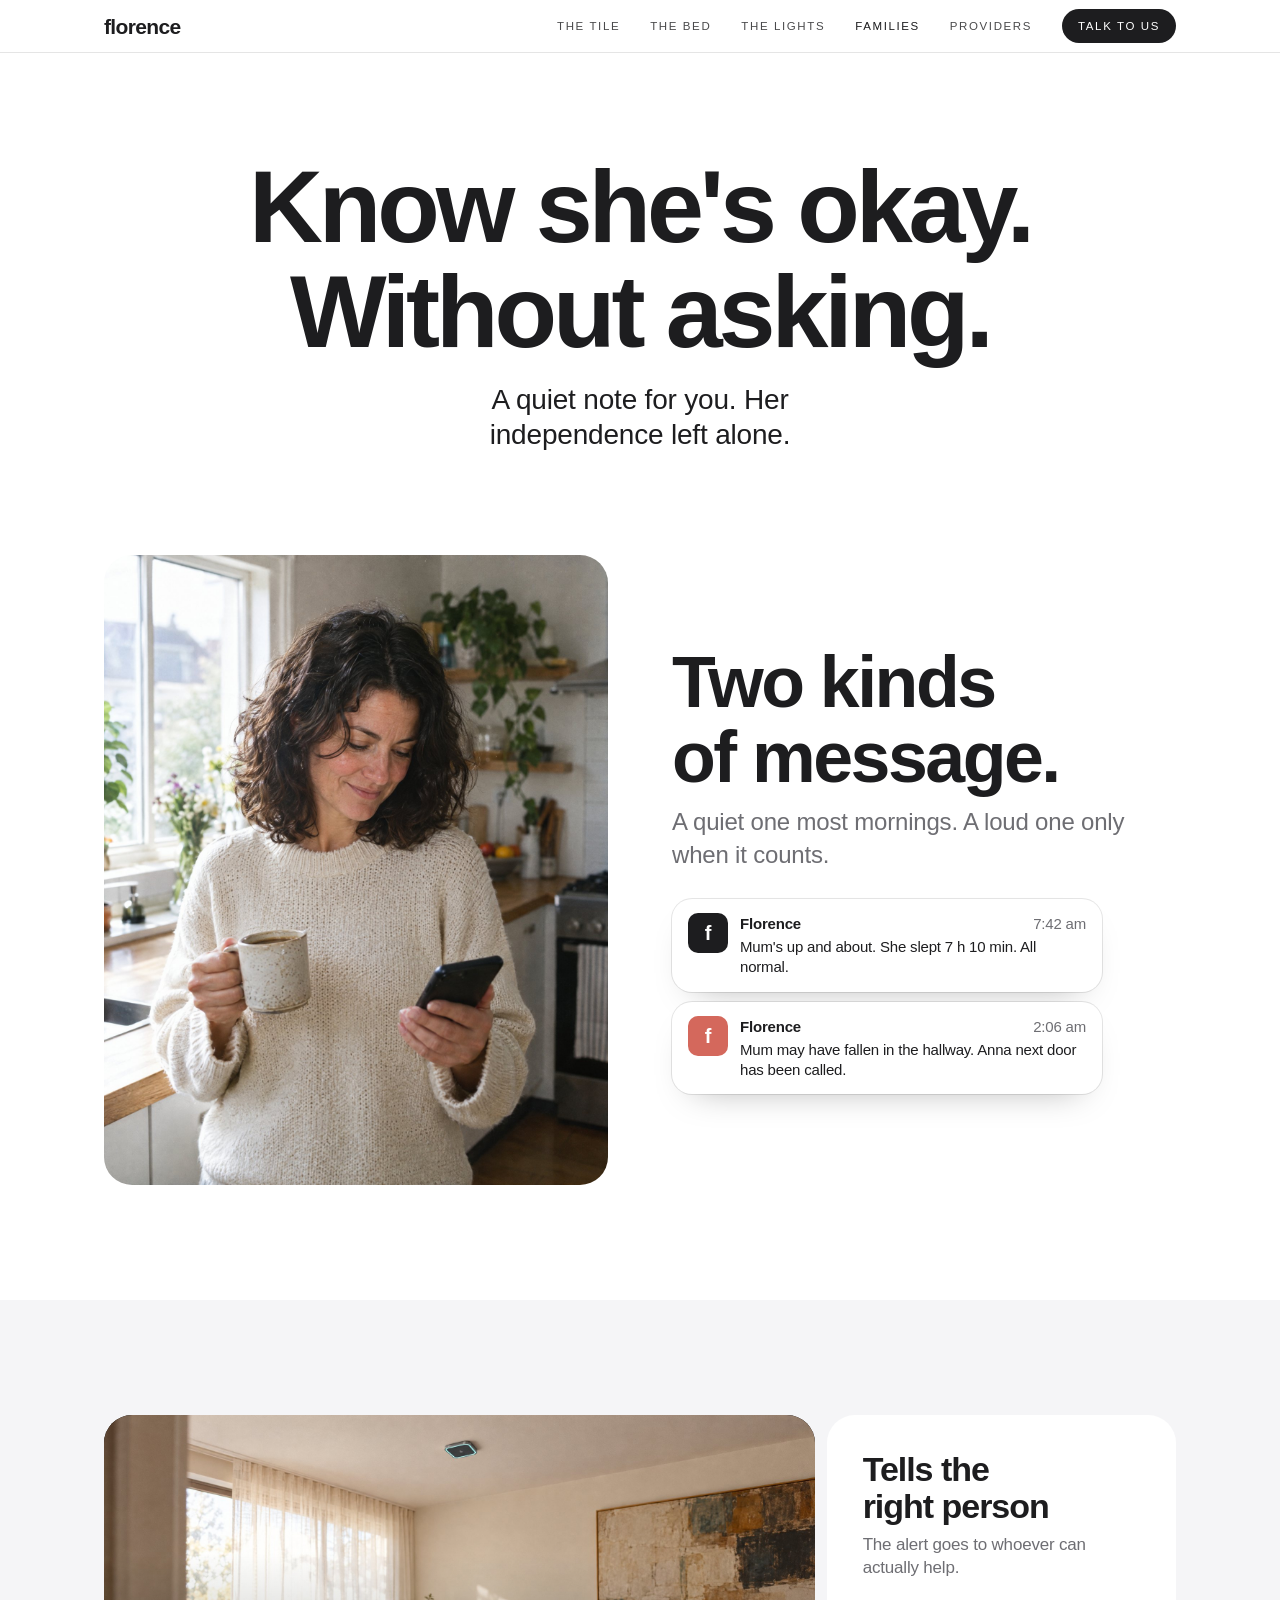
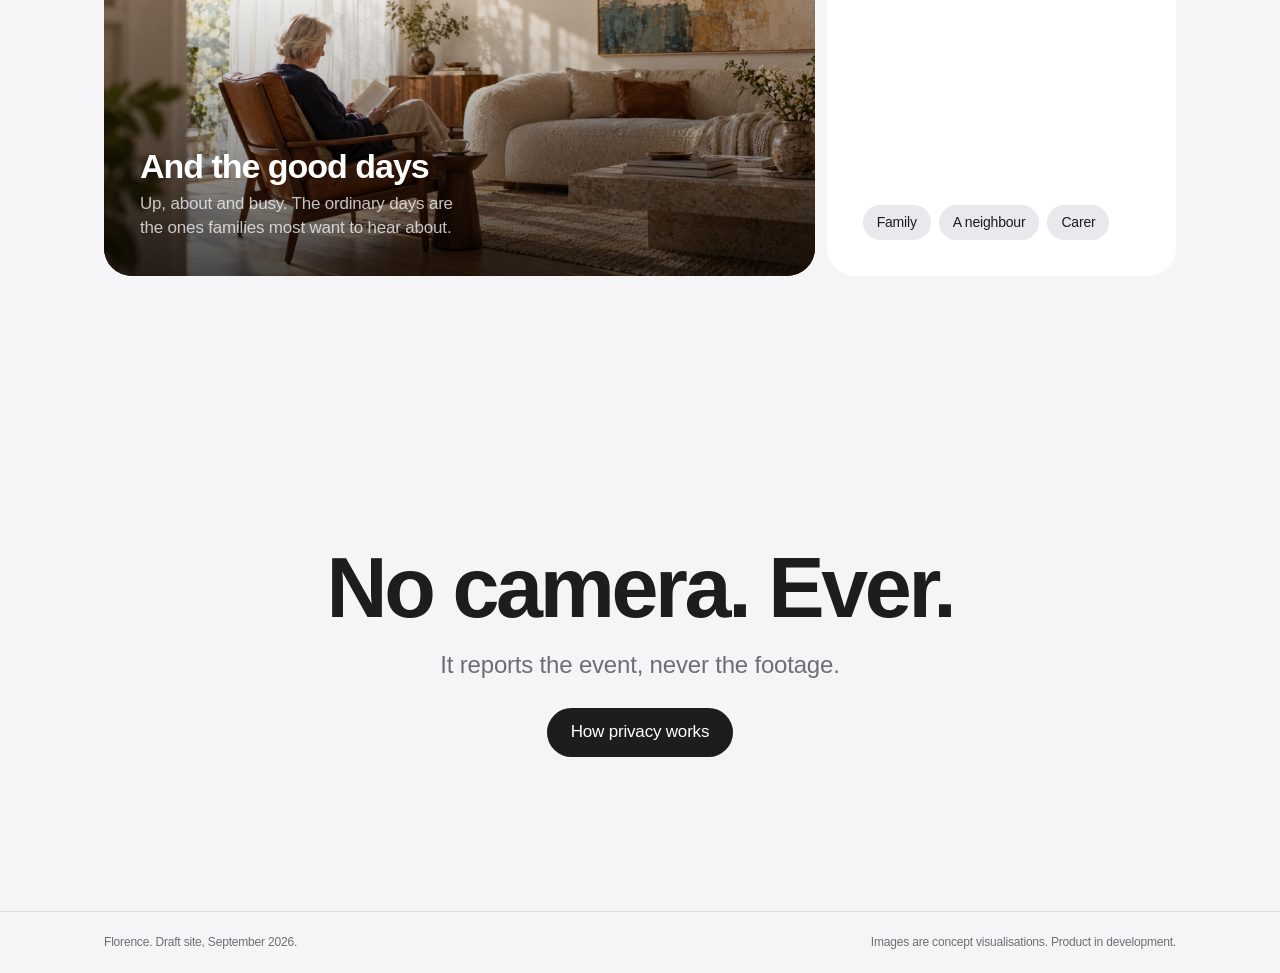
<file: families.html>
<!doctype html>
<html lang="en">
<head>
<meta charset="utf-8">
<meta name="viewport" content="width=device-width,initial-scale=1,viewport-fit=cover">
<meta name="robots" content="noindex,nofollow">
<title>Families · Florence</title>
<meta name="description" content="Know she's okay, without asking.">
<link rel="stylesheet" href="site.css">
<script>document.documentElement.classList.add('js')</script>
</head>
<body>
<header class="nav"><div class="wrap"><a class="word" href="./">florence</a><nav aria-label="Main"><a href="tile.html">The Tile</a><a href="bed.html">The Bed</a><a href="lights.html">The Lights</a><a href="families.html" aria-current="page">Families</a><a href="providers.html">Providers</a><a class="pill" href="talk.html">Talk to us</a></nav></div></header>
<main>
<section class="top" style="background:var(--white)"><div class="wrap"><h1>Know she's okay. Without asking.</h1><p class="lede">A quiet note for you. Her independence left alone.</p></div><div style="height:clamp(56px,8vw,104px)"></div></section>
<section class="sec" style="padding-top:0"><div class="wrap two">
  <div class="pic port rise"><img src="img/daughter.jpg" alt="A woman in her kitchen in the morning, coffee in hand, glancing at her phone with a small relieved smile" loading="lazy"></div>
  <div class="rise"><div class="head" style="margin-bottom:0"><h2>Two kinds of message.</h2><p>A quiet one most mornings. A loud one only when it counts.</p></div>
    <div class="notes" aria-label="Example notifications">
      <div class="note"><div class="app" aria-hidden="true">f</div><b>Florence <time>7:42 am</time></b><span>Mum's up and about. She slept 7 h 10 min. All normal.</span></div>
      <div class="note alert"><div class="app" aria-hidden="true">f</div><b>Florence <time>2:06 am</time></b><span>Mum may have fallen in the hallway. Anna next door has been called.</span></div>
    </div></div>
</div></section>
<section class="sec grey"><div class="wrap"><div class="bento">
  <article class="card photo c4 rise" style="min-height:clamp(380px,36vw,520px)"><img src="img/living.jpg" alt="An older woman reads in a leather chair in a sunlit living room" loading="lazy"><div class="txt"><h3>And the good days</h3><p>Up, about and busy. The ordinary days are the ones families most want to hear about.</p></div></article>
  <article class="card c2 rise"><div class="txt"><h3>Tells the right person</h3><p>The alert goes to whoever can actually help.</p><div class="chips foot"><span>Family</span><span>A neighbour</span><span>Carer</span></div></div></article>
</div></div></section>
<section class="close"><div class="wrap rise"><h2>No camera. Ever.</h2><p>It reports the event, never the footage.</p><div class="cta"><a class="btn ink" href="tile.html#privacy">How privacy works</a></div></div></section>
</main>
<footer><div class="wrap"><span>Florence. Draft site, September 2026.</span><span>Images are concept visualisations. Product in development.</span></div></footer>

<script src="site.js"></script>
</body>
</html>
</file>
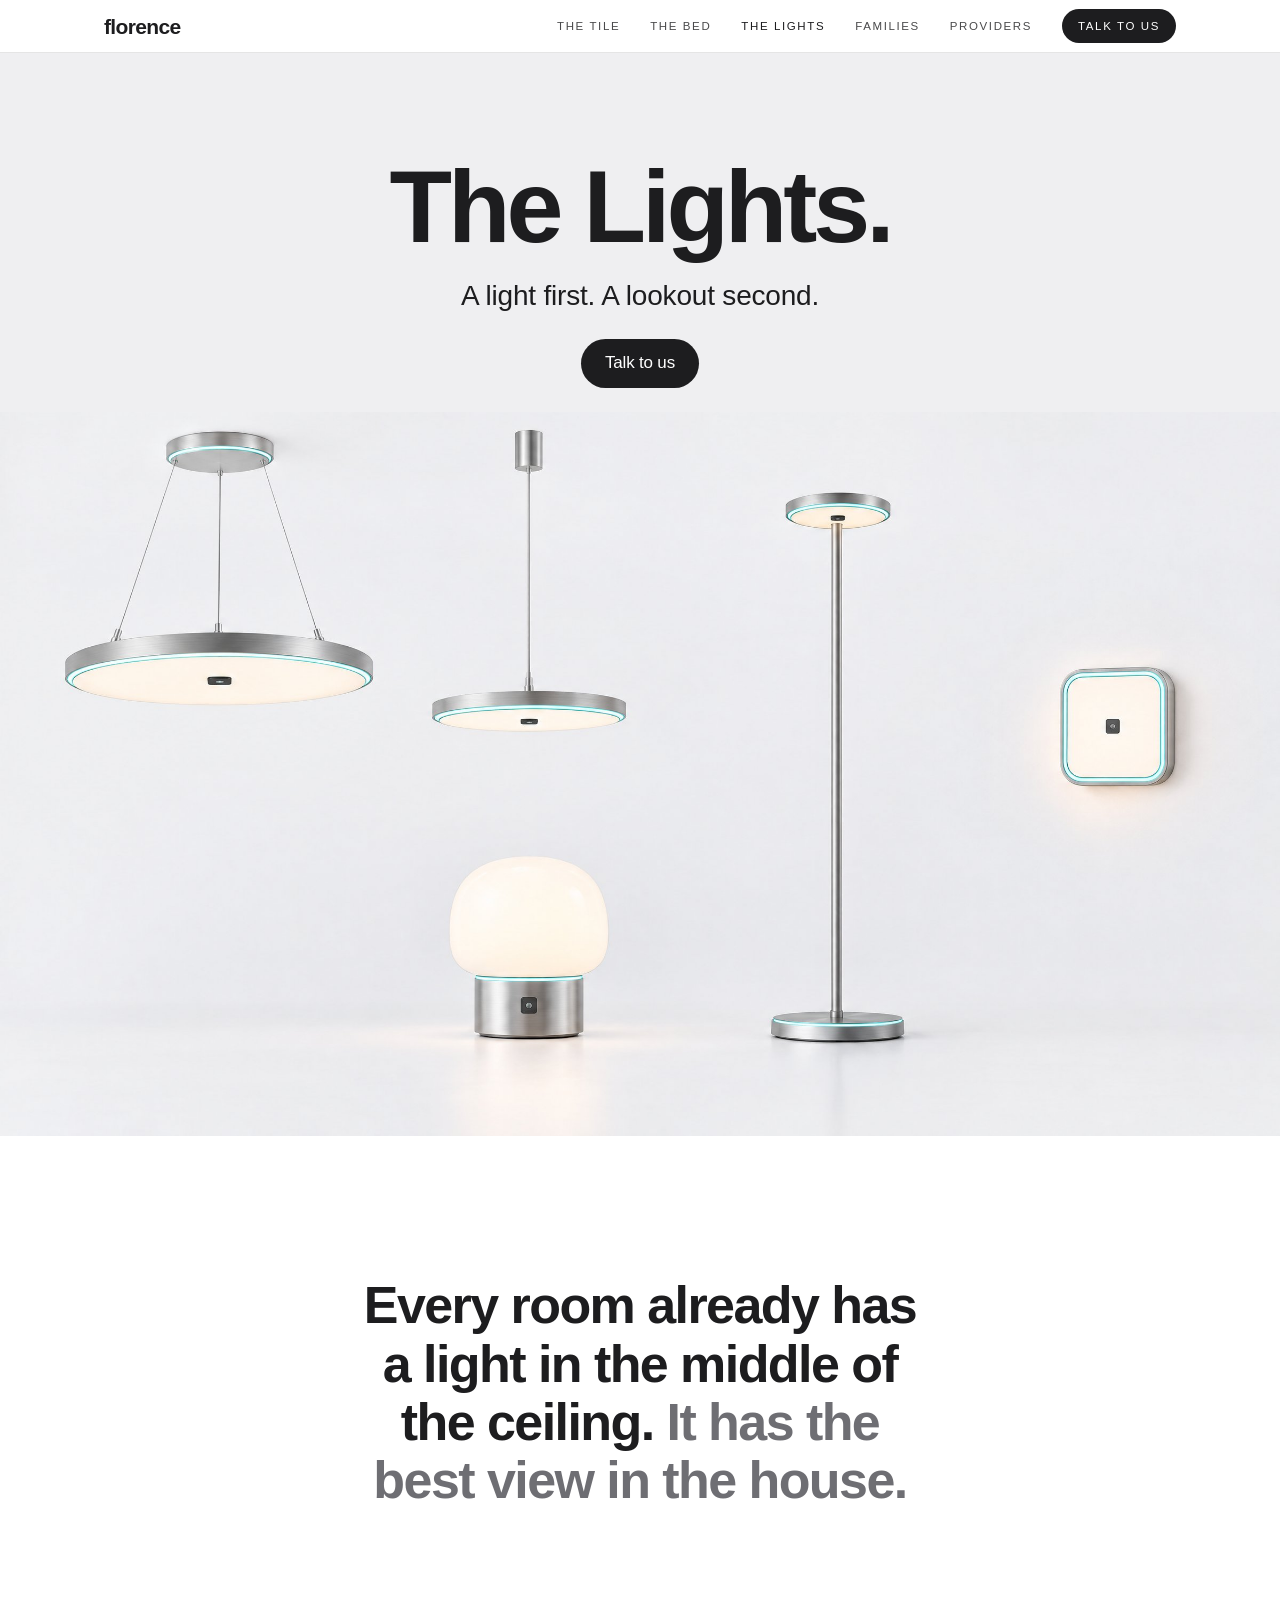
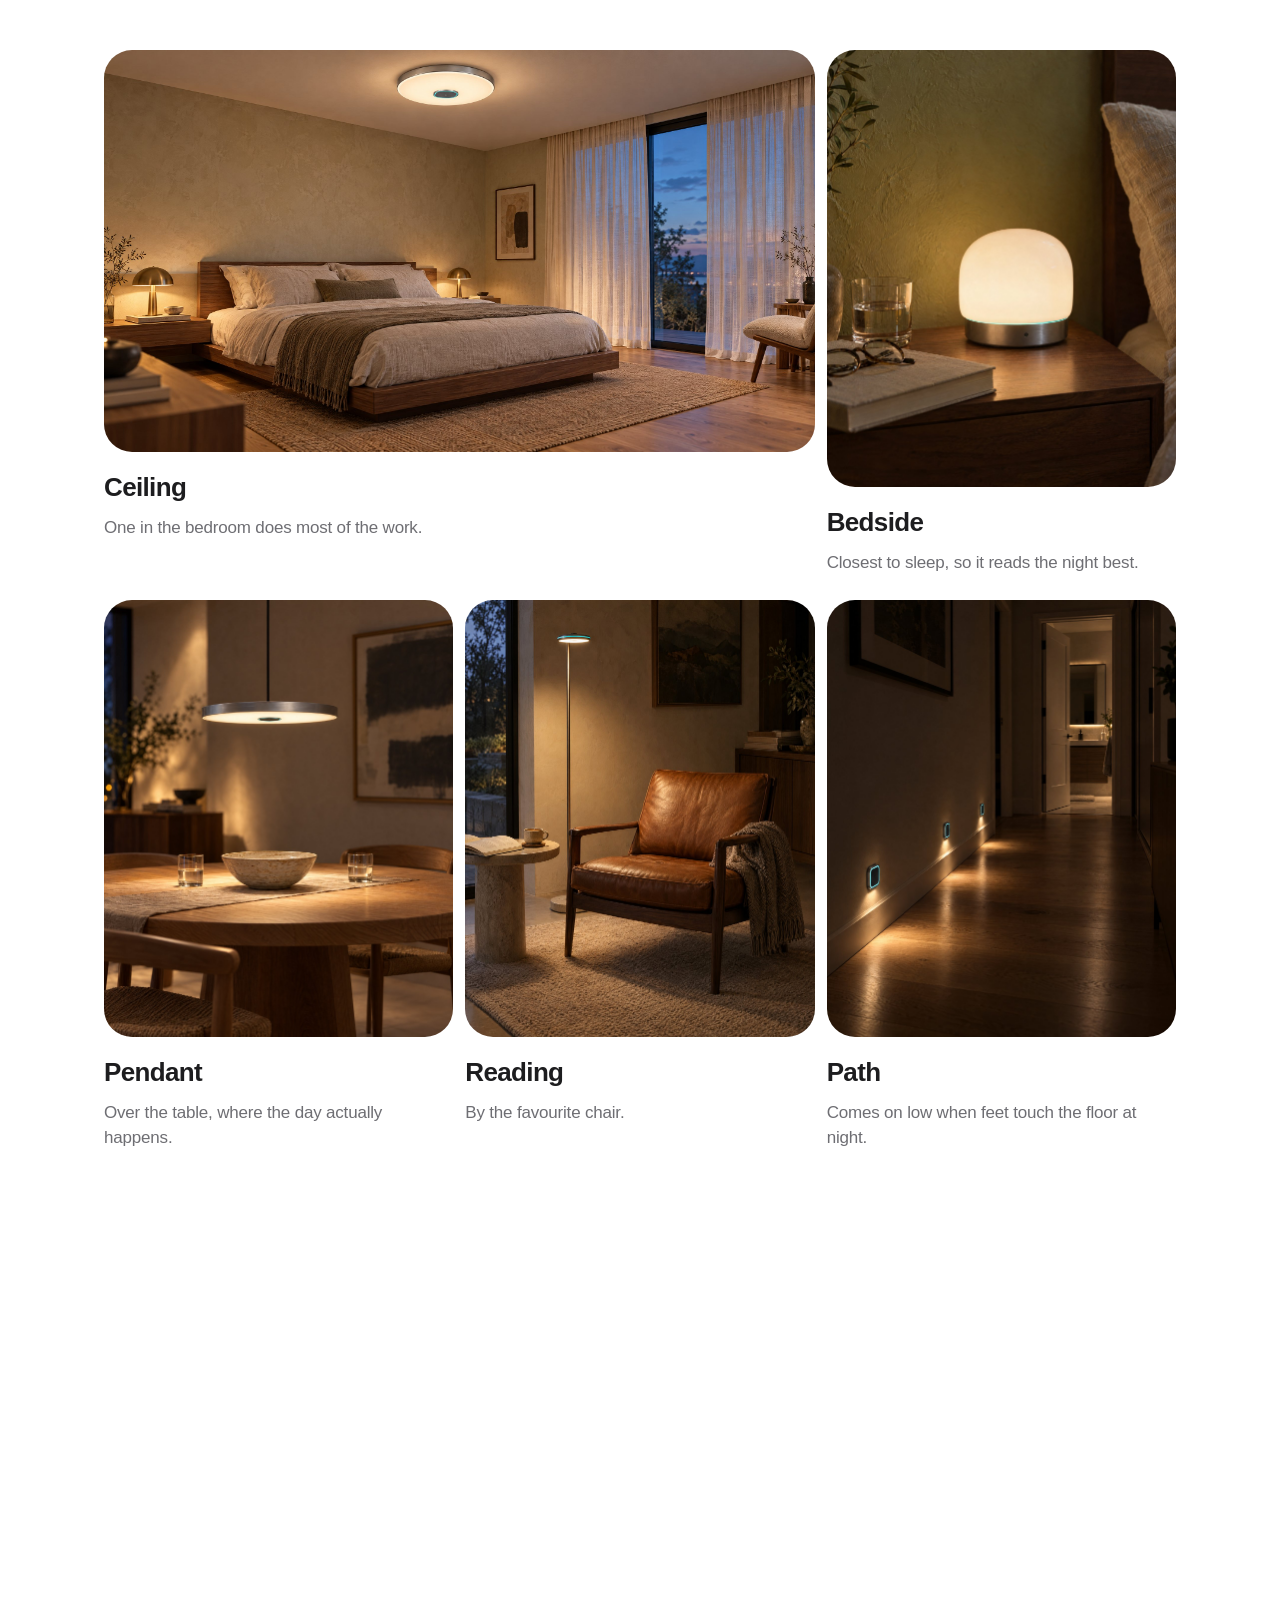
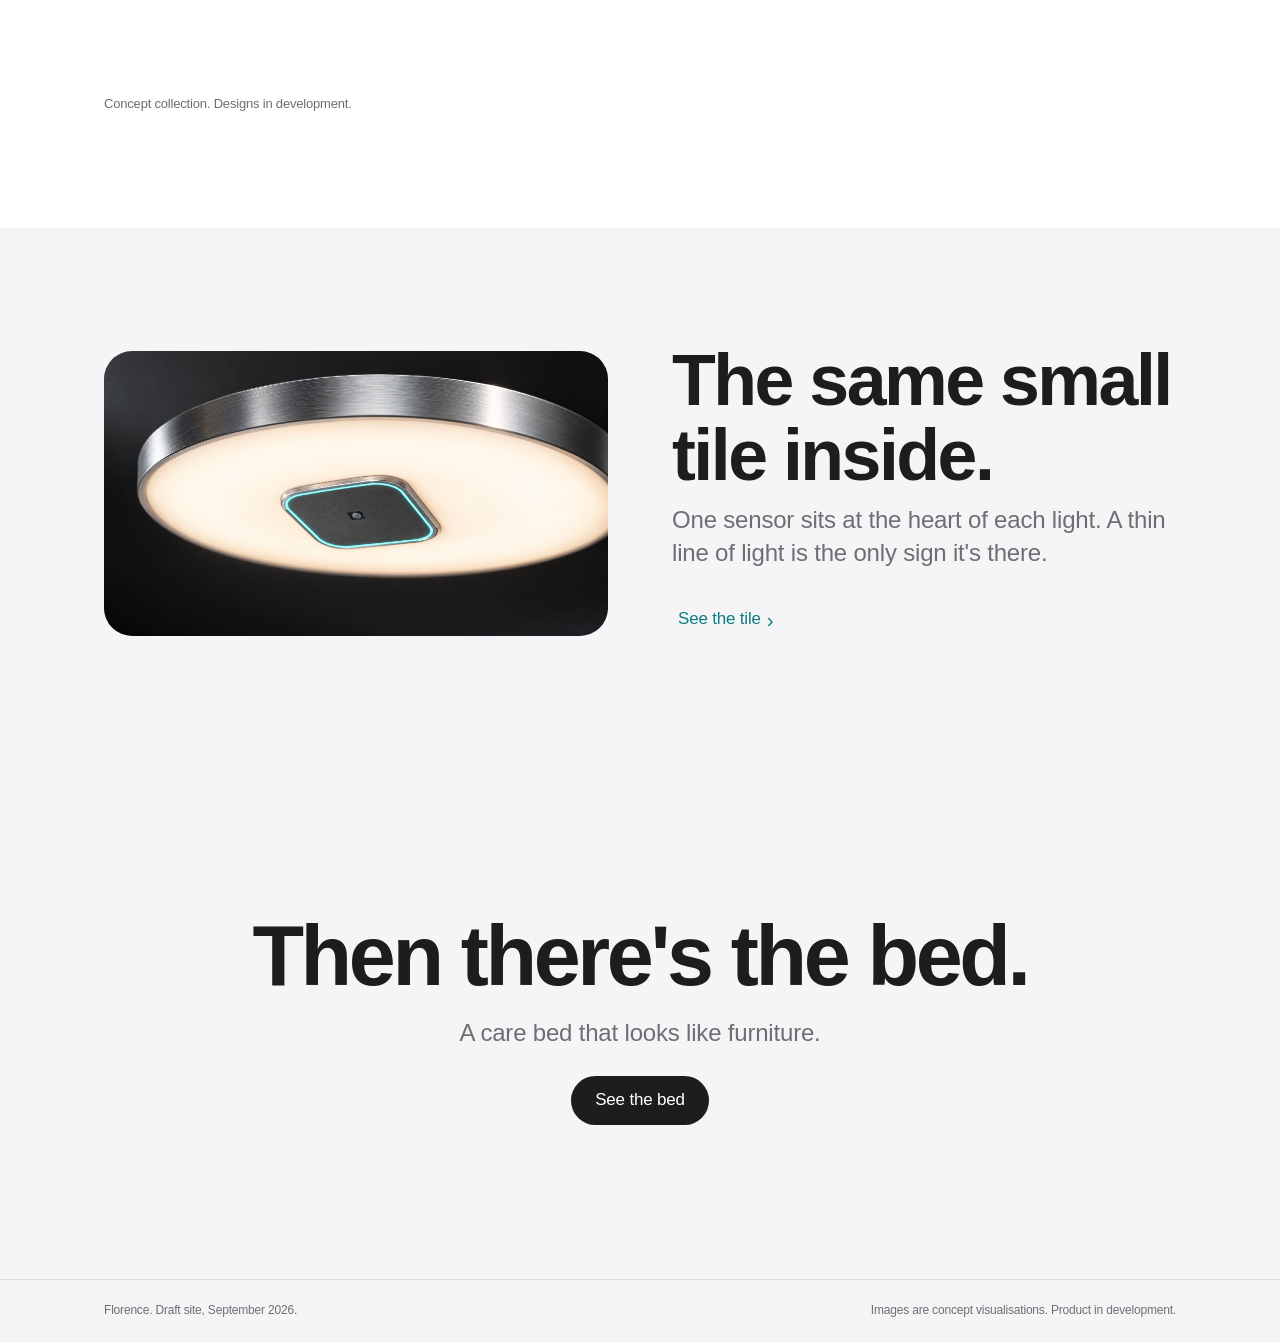
<file: lights.html>
<!doctype html>
<html lang="en">
<head>
<meta charset="utf-8">
<meta name="viewport" content="width=device-width,initial-scale=1,viewport-fit=cover">
<meta name="robots" content="noindex,nofollow">
<title>The Lights · Florence</title>
<meta name="description" content="Lighting you would choose anyway, with quiet sensing built in.">
<link rel="stylesheet" href="site.css">
<script>document.documentElement.classList.add('js')</script>
</head>
<body>
<header class="nav"><div class="wrap"><a class="word" href="./">florence</a><nav aria-label="Main"><a href="tile.html">The Tile</a><a href="bed.html">The Bed</a><a href="lights.html" aria-current="page">The Lights</a><a href="families.html">Families</a><a href="providers.html">Providers</a><a class="pill" href="talk.html">Talk to us</a></nav></div></header>
<main>
<section class="top" style="background:#EFEFF1"><div class="wrap"><h1>The Lights.</h1><p class="lede">A light first. A lookout second.</p><div class="cta"><a class="btn ink" href="talk.html">Talk to us</a></div></div><img src="img/lights-bright.jpg" alt="The Florence lights: ceiling light, pendant, bedside lamp, floor lamp and wall light in brushed aluminium and opal glass" width="2400" height="1350" fetchpriority="high"></section>
<section class="story"><div class="wrap rise"><p>Every room already has a light in the middle of the ceiling. <em>It has the best view in the house.</em></p></div></section>
<section class="sec" style="padding-top:0"><div class="wrap">
  <div class="pieces">
    <article class="piece wide rise"><div class="ph"><img src="img/ceilinglight.jpg" alt="A round ceiling light glowing warm over a calm bedroom at dusk" loading="lazy"></div><h3>Ceiling</h3><p>One in the bedroom does most of the work.</p></article>
    <article class="piece rise"><div class="ph"><img src="img/bedlamp.jpg" alt="A small opal glass bedside lamp on a walnut nightstand" loading="lazy"></div><h3>Bedside</h3><p>Closest to sleep, so it reads the night best.</p></article>
    <article class="piece rise"><div class="ph"><img src="img/pendant.jpg" alt="A thin disc pendant over a round oak dining table" loading="lazy"></div><h3>Pendant</h3><p>Over the table, where the day actually happens.</p></article>
    <article class="piece rise"><div class="ph"><img src="img/floorlamp.jpg" alt="A slender floor lamp beside a leather reading chair" loading="lazy"></div><h3>Reading</h3><p>By the favourite chair.</p></article>
    <article class="piece rise"><div class="ph"><img src="img/pathlights.jpg" alt="Small low wall lights washing a hallway floor at night" loading="lazy"></div><h3>Path</h3><p>Comes on low when feet touch the floor at night.</p></article>
    <article class="piece wide rise"><div class="ph"><img src="img/bedhead.jpg" alt="A walnut bedhead with a soft glow along its top edge" loading="lazy"></div><h3>Bedhead</h3><p>Light and sensing built into the joinery.</p></article>
  </div>
  <p class="fine">Concept collection. Designs in development.</p>
</div></section>
<section class="sec grey"><div class="wrap two">
  <div class="pic rise"><img src="img/lightmacro.jpg" alt="Underside of the ceiling light with a small graphite sensor tile at its centre" loading="lazy"></div>
  <div class="rise"><div class="head" style="margin-bottom:0"><h2>The same small tile inside.</h2><p>One sensor sits at the heart of each light. A thin line of light is the only sign it's there.</p></div><div class="cta"><a class="btn text" href="tile.html">See the tile</a></div></div>
</div></section>
<section class="close"><div class="wrap rise"><h2>Then there's the bed.</h2><p>A care bed that looks like furniture.</p><div class="cta"><a class="btn ink" href="bed.html">See the bed</a></div></div></section>
</main>
<footer><div class="wrap"><span>Florence. Draft site, September 2026.</span><span>Images are concept visualisations. Product in development.</span></div></footer>

<script src="site.js"></script>
</body>
</html>
</file>
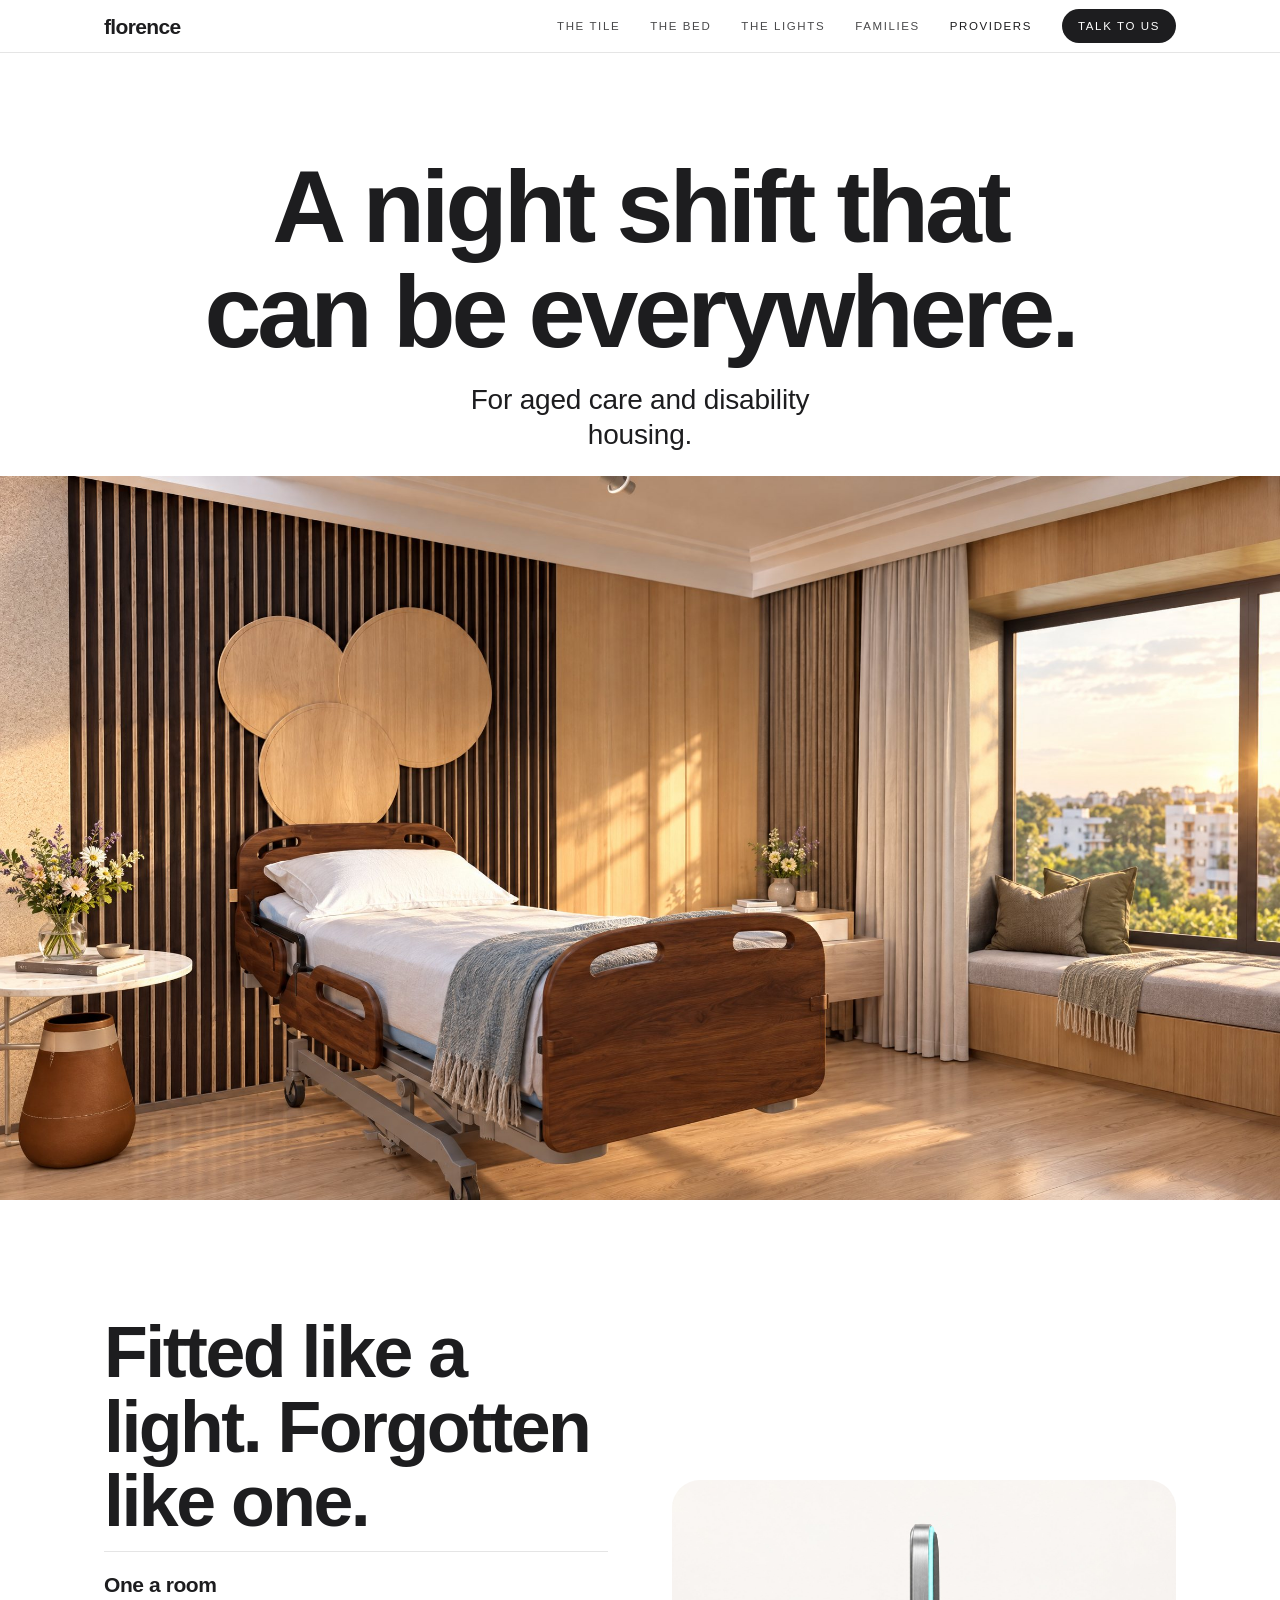
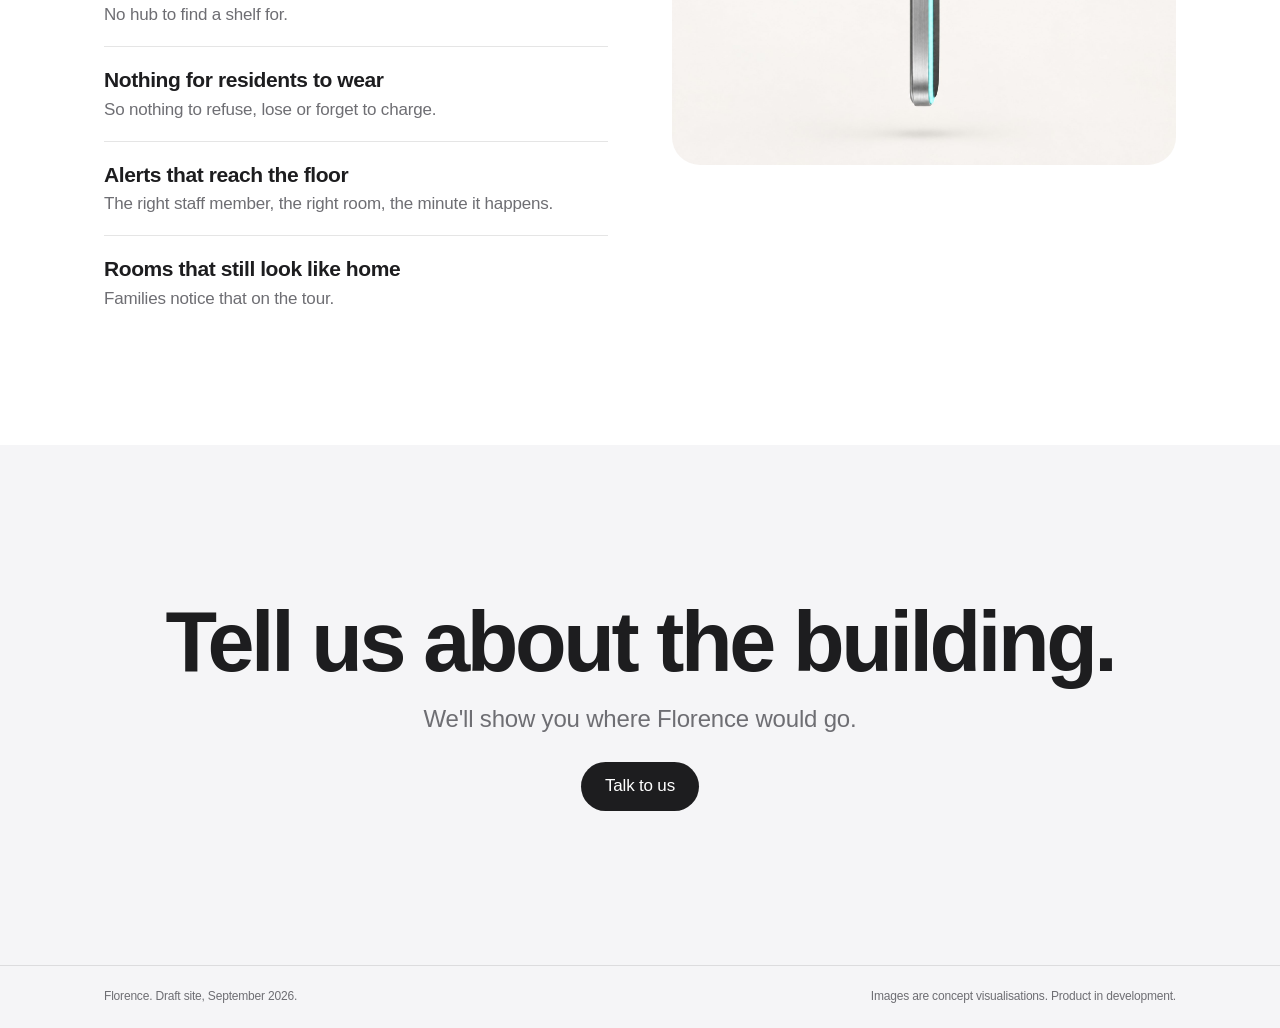
<file: providers.html>
<!doctype html>
<html lang="en">
<head>
<meta charset="utf-8">
<meta name="viewport" content="width=device-width,initial-scale=1,viewport-fit=cover">
<meta name="robots" content="noindex,nofollow">
<title>Providers · Florence</title>
<meta name="description" content="For aged care and disability housing: a night shift that can be everywhere.">
<link rel="stylesheet" href="site.css">
<script>document.documentElement.classList.add('js')</script>
</head>
<body>
<header class="nav"><div class="wrap"><a class="word" href="./">florence</a><nav aria-label="Main"><a href="tile.html">The Tile</a><a href="bed.html">The Bed</a><a href="lights.html">The Lights</a><a href="families.html">Families</a><a href="providers.html" aria-current="page">Providers</a><a class="pill" href="talk.html">Talk to us</a></nav></div></header>
<main>
<section class="top" style="background:var(--white)"><div class="wrap"><h1>A night shift that can be everywhere.</h1><p class="lede">For aged care and disability housing.</p></div><img src="img/bed-hero.jpg" alt="The Florence bed in a timber-lined room with a window seat in afternoon sun" width="2400" height="1350" fetchpriority="high"></section>
<section class="sec"><div class="wrap two">
  <div class="rise"><div class="head" style="margin-bottom:12px"><h2>Fitted like a light. Forgotten like one.</h2></div>
    <div class="list"><div><b>One a room</b><span>No hub to find a shelf for.</span></div><div><b>Nothing for residents to wear</b><span>So nothing to refuse, lose or forget to charge.</span></div><div><b>Alerts that reach the floor</b><span>The right staff member, the right room, the minute it happens.</span></div><div><b>Rooms that still look like home</b><span>Families notice that on the tour.</span></div></div></div>
  <div class="pic rise" style="background:#F8F5F1"><img src="img/profile.jpg" alt="The slim Florence tile seen edge-on" loading="lazy"></div>
</div></section>
<section class="close"><div class="wrap rise"><h2>Tell us about the building.</h2><p>We'll show you where Florence would go.</p><div class="cta"><a class="btn ink" href="talk.html">Talk to us</a></div></div></section>
</main>
<footer><div class="wrap"><span>Florence. Draft site, September 2026.</span><span>Images are concept visualisations. Product in development.</span></div></footer>

<script src="site.js"></script>
</body>
</html>
</file>
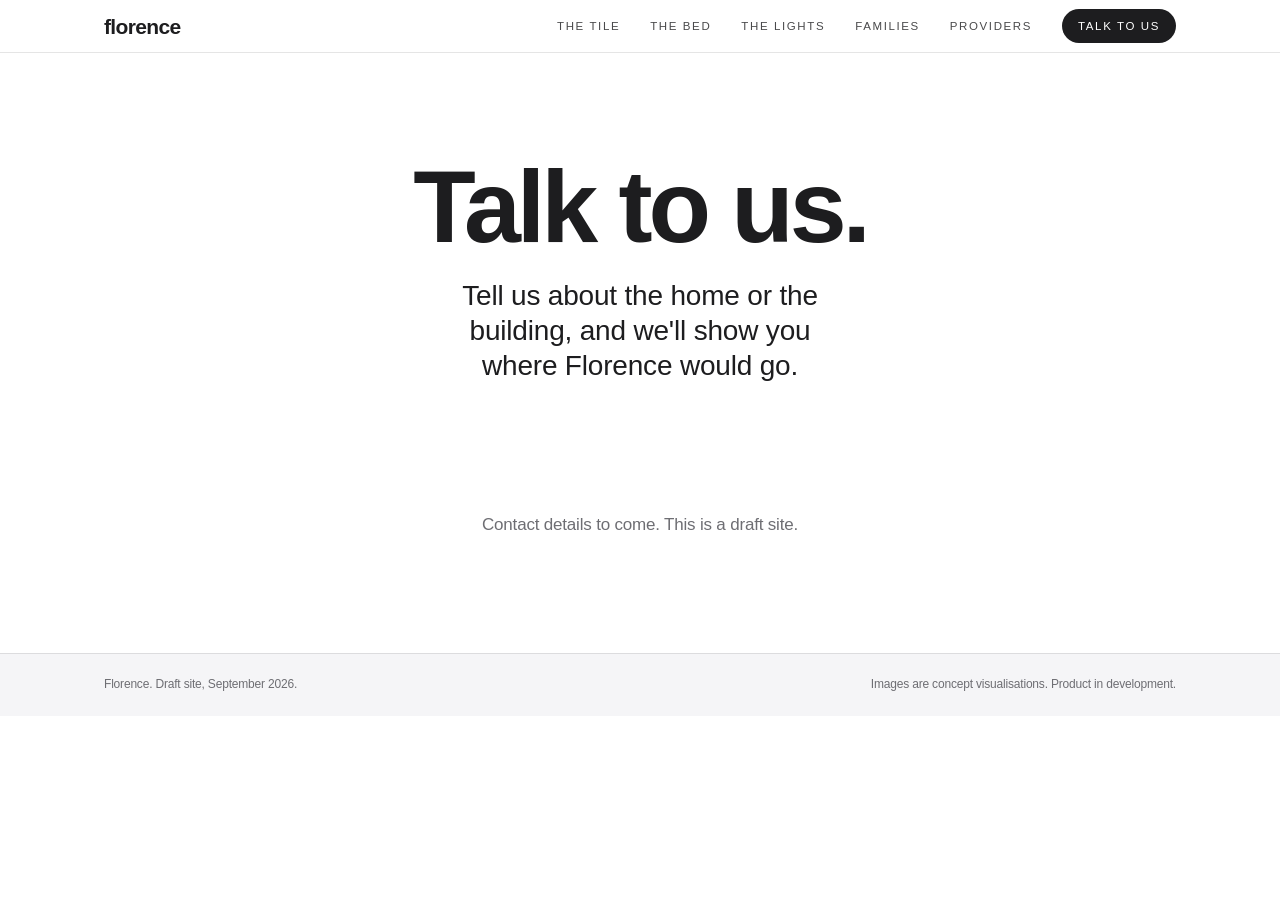
<file: talk.html>
<!doctype html>
<html lang="en">
<head>
<meta charset="utf-8">
<meta name="viewport" content="width=device-width,initial-scale=1,viewport-fit=cover">
<meta name="robots" content="noindex,nofollow">
<title>Talk to us · Florence</title>
<meta name="description" content="Get in touch with Florence.">
<link rel="stylesheet" href="site.css">
<script>document.documentElement.classList.add('js')</script>
</head>
<body>
<header class="nav"><div class="wrap"><a class="word" href="./">florence</a><nav aria-label="Main"><a href="tile.html">The Tile</a><a href="bed.html">The Bed</a><a href="lights.html">The Lights</a><a href="families.html">Families</a><a href="providers.html">Providers</a><a class="pill" href="talk.html">Talk to us</a></nav></div></header>
<main>
<section class="top" style="background:var(--white)"><div class="wrap"><h1>Talk to us.</h1><p class="lede">Tell us about the home or the building, and we'll show you where Florence would go.</p></div><div style="height:clamp(56px,8vw,104px)"></div></section>
<section class="sec" style="padding-top:0;text-align:center"><div class="wrap"><p class="fine" style="font-size:17px">Contact details to come. This is a draft site.</p></div></section>

</main>
<footer><div class="wrap"><span>Florence. Draft site, September 2026.</span><span>Images are concept visualisations. Product in development.</span></div></footer>

<script src="site.js"></script>
</body>
</html>
</file>
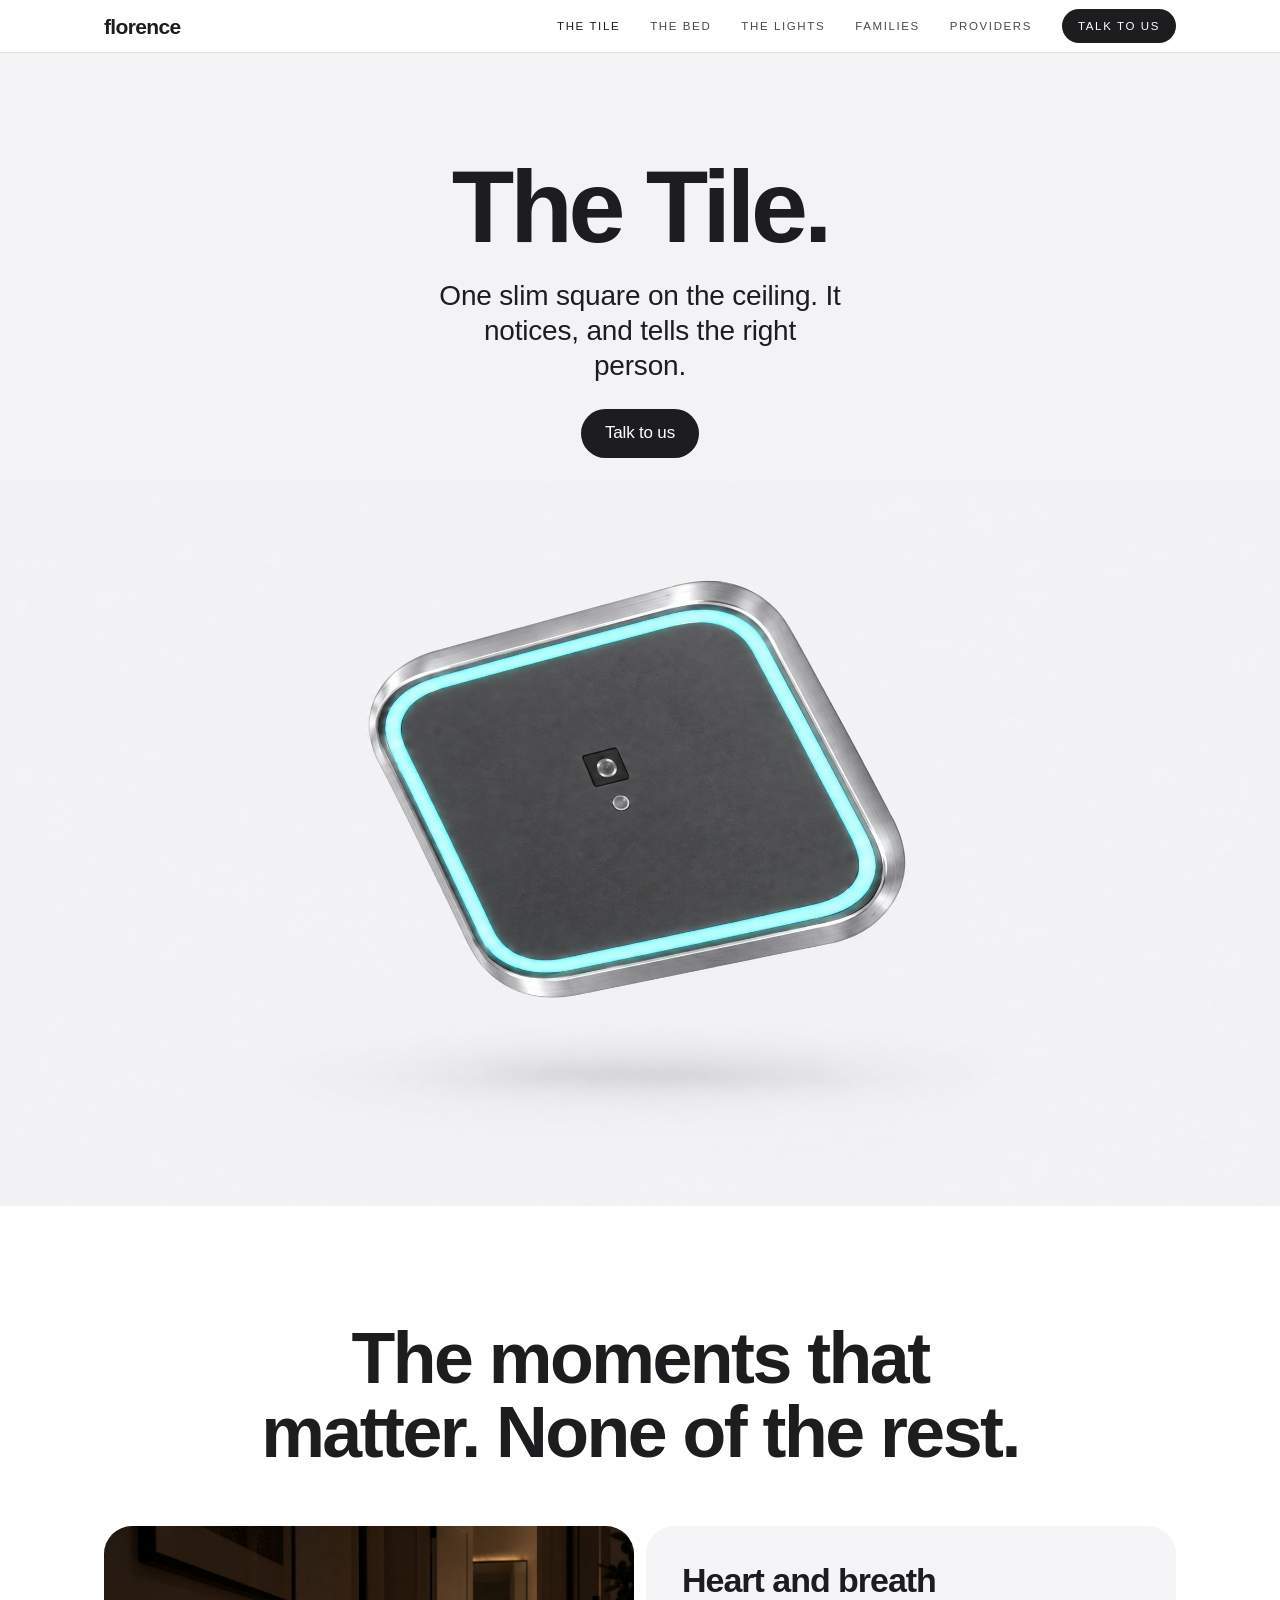
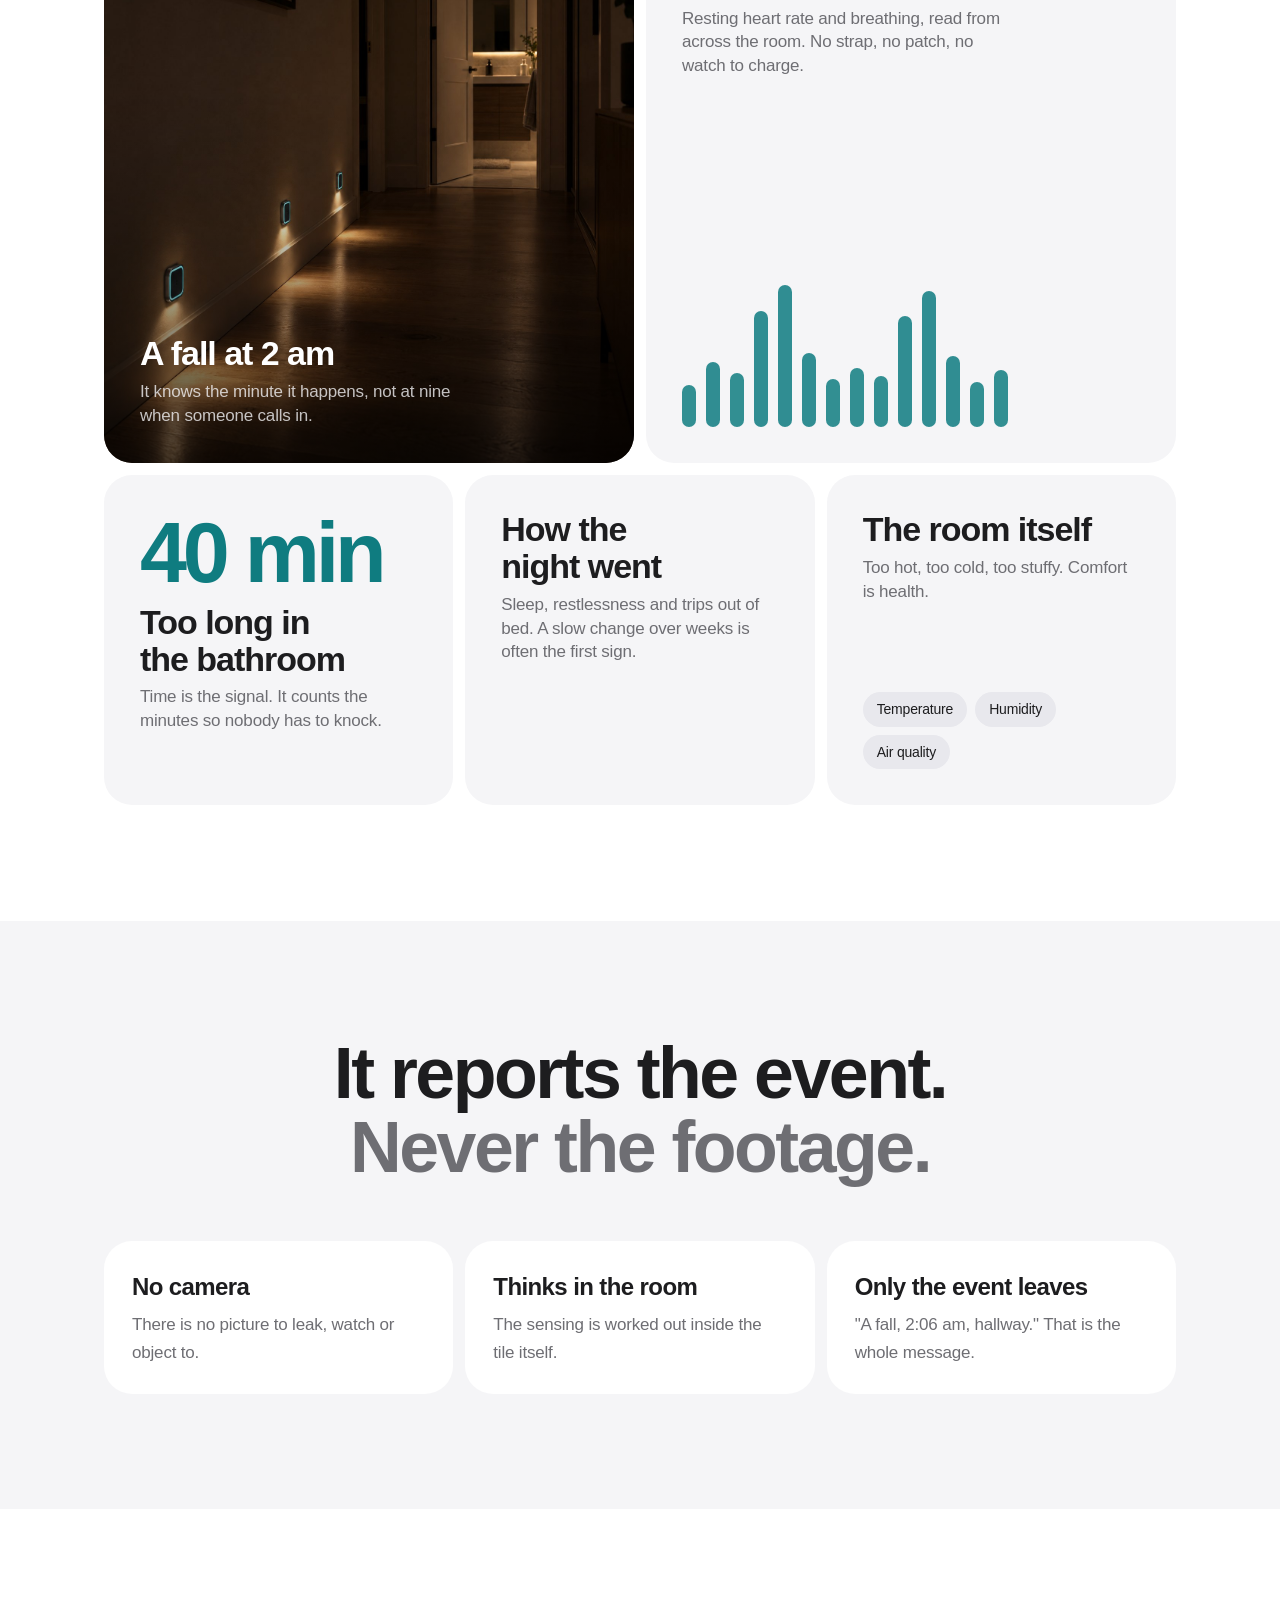
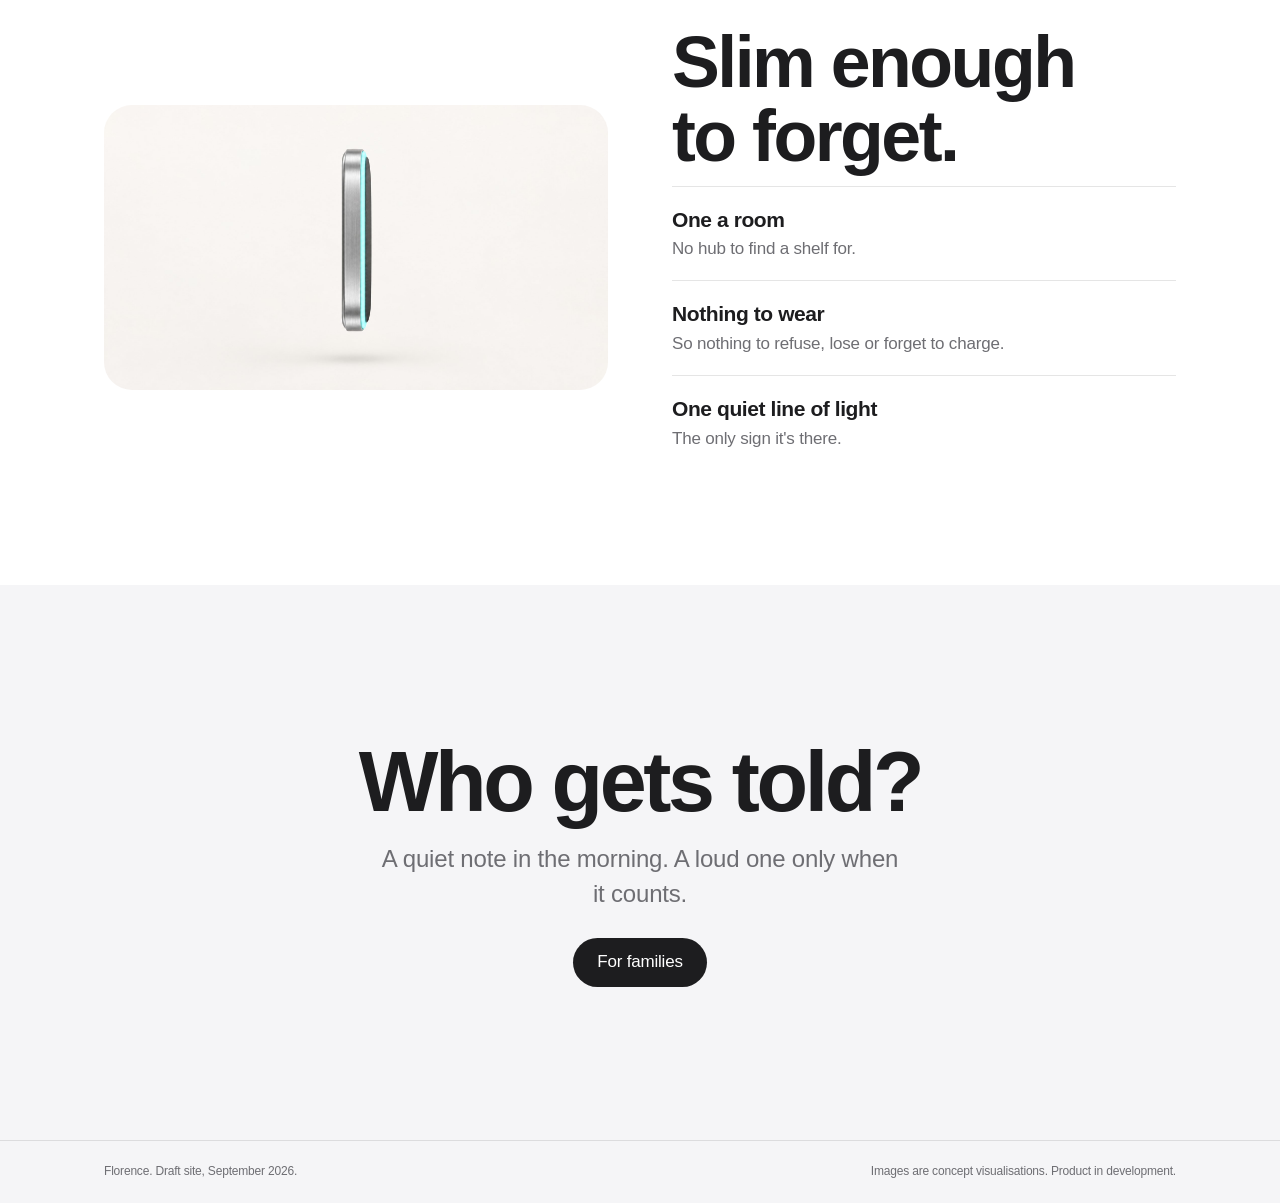
<file: tile.html>
<!doctype html>
<html lang="en">
<head>
<meta charset="utf-8">
<meta name="viewport" content="width=device-width,initial-scale=1,viewport-fit=cover">
<meta name="robots" content="noindex,nofollow">
<title>The Tile · Florence</title>
<meta name="description" content="One slim square on the ceiling that notices a fall, a racing heart or a night out of bed.">
<link rel="stylesheet" href="site.css">
<script>document.documentElement.classList.add('js')</script>
</head>
<body>
<header class="nav"><div class="wrap"><a class="word" href="./">florence</a><nav aria-label="Main"><a href="tile.html" aria-current="page">The Tile</a><a href="bed.html">The Bed</a><a href="lights.html">The Lights</a><a href="families.html">Families</a><a href="providers.html">Providers</a><a class="pill" href="talk.html">Talk to us</a></nav></div></header>
<main>
<section class="top" style="background:#F3F2F5"><div class="wrap"><h1>The Tile.</h1><p class="lede">One slim square on the ceiling. It notices, and tells the right person.</p><div class="cta"><a class="btn ink" href="talk.html">Talk to us</a></div></div><img src="img/tile-hero.jpg" alt="The Florence tile: graphite face, brushed aluminium edge, thin teal ring" width="2400" height="1350" fetchpriority="high"></section>
<section class="sec" id="notices"><div class="wrap">
  <div class="head center rise"><h2>The moments that matter. None of the rest.</h2></div>
  <div class="bento">
    <article class="card photo c3 tallc rise"><img src="img/pathlights.jpg" alt="A hallway at night with low warm lights along the floor" loading="lazy"><div class="txt"><h3>A fall at 2 am</h3><p>It knows the minute it happens, not at nine when someone calls in.</p></div></article>
    <article class="card tint c3 rise"><div class="txt"><h3>Heart and breath</h3><p>Resting heart rate and breathing, read from across the room. No strap, no patch, no watch to charge.</p><div class="pulse foot" aria-hidden="true"><i style="--h:30%"></i><i style="--h:46%"></i><i style="--h:38%"></i><i style="--h:82%"></i><i style="--h:100%"></i><i style="--h:52%"></i><i style="--h:34%"></i><i style="--h:42%"></i><i style="--h:36%"></i><i style="--h:78%"></i><i style="--h:96%"></i><i style="--h:50%"></i><i style="--h:32%"></i><i style="--h:40%"></i></div></div></article>
    <article class="card c2 rise"><div class="txt"><span class="big">40 min</span><h3>Too long in the bathroom</h3><p>Time is the signal. It counts the minutes so nobody has to knock.</p></div></article>
    <article class="card c2 rise"><div class="txt"><h3>How the night went</h3><p>Sleep, restlessness and trips out of bed. A slow change over weeks is often the first sign.</p></div></article>
    <article class="card c2 rise"><div class="txt"><h3>The room itself</h3><p>Too hot, too cold, too stuffy. Comfort is health.</p><div class="chips foot"><span>Temperature</span><span>Humidity</span><span>Air quality</span></div></div></article>
  </div>
</div></section>
<section class="sec grey" id="privacy" style="text-align:center"><div class="wrap">
  <div class="head center rise"><h2>It reports the event. <span style="color:var(--ink-2)">Never the footage.</span></h2></div>
  <div class="three" style="margin-top:0">
    <div class="rise"><b>No camera</b><span>There is no picture to leak, watch or object to.</span></div>
    <div class="rise"><b>Thinks in the room</b><span>The sensing is worked out inside the tile itself.</span></div>
    <div class="rise"><b>Only the event leaves</b><span>"A fall, 2:06 am, hallway." That is the whole message.</span></div>
  </div>
</div></section>
<section class="sec"><div class="wrap two">
  <div class="pic rise" style="background:#F8F5F1"><img src="img/profile.jpg" alt="The tile seen edge-on, showing how slim it is" loading="lazy"></div>
  <div class="rise"><div class="head" style="margin-bottom:12px"><h2>Slim enough to forget.</h2></div>
    <div class="list"><div><b>One a room</b><span>No hub to find a shelf for.</span></div><div><b>Nothing to wear</b><span>So nothing to refuse, lose or forget to charge.</span></div><div><b>One quiet line of light</b><span>The only sign it's there.</span></div></div></div>
</div></section>
<section class="close"><div class="wrap rise"><h2>Who gets told?</h2><p>A quiet note in the morning. A loud one only when it counts.</p><div class="cta"><a class="btn ink" href="families.html">For families</a></div></div></section>
</main>
<footer><div class="wrap"><span>Florence. Draft site, September 2026.</span><span>Images are concept visualisations. Product in development.</span></div></footer>

<script src="site.js"></script>
</body>
</html>
</file>
<file: site.css>
:root{
  --white:#FFFFFF;--grey:#F5F5F7;--grey-2:#E8E8ED;--ink:#1D1D1F;--ink-2:#6E6E73;
  --on-dark:#F5F5F7;--on-dark-2:rgba(245,245,247,.78);
  --teal:#0F7C80;--teal-soft:#E3F3F3;--rose:#D4685C;
  --hair:rgba(0,0,0,.1);
  --sans:-apple-system,BlinkMacSystemFont,"SF Pro Display","SF Pro Text","Helvetica Neue",Helvetica,Arial,sans-serif;
  --gutter:clamp(20px,5vw,72px);--max:1200px;
  color-scheme:light;
}
*{box-sizing:border-box}
html{scroll-behavior:smooth;-webkit-text-size-adjust:100%}
body{margin:0;background:var(--white);color:var(--ink);font-family:var(--sans);font-size:19px;line-height:1.47;letter-spacing:-.01em;-webkit-font-smoothing:antialiased}
img{display:block;max-width:100%;height:auto}
a{color:inherit}
p{margin:0}
.wrap{max-width:var(--max);margin-inline:auto;padding-inline:var(--gutter)}
h1,h2,h3{margin:0;font-weight:600;letter-spacing:-.025em;text-wrap:balance}
em{font-style:normal}
.eyebrow{font-size:17px;font-weight:600;color:var(--teal);letter-spacing:-.01em}

.nav{position:sticky;top:0;z-index:20;background:rgba(255,255,255,.8);-webkit-backdrop-filter:saturate(180%) blur(20px);backdrop-filter:saturate(180%) blur(20px);border-bottom:1px solid var(--hair)}
.nav .wrap{display:flex;align-items:center;justify-content:space-between;gap:16px;min-height:52px}
.word{font-size:21px;font-weight:600;letter-spacing:-.03em;text-decoration:none;line-height:1}
.nav nav{display:flex;align-items:center;gap:clamp(14px,2.4vw,30px);font-size:11.5px;letter-spacing:.14em;text-transform:uppercase;font-weight:500}
.nav nav a{text-decoration:none;color:var(--ink);opacity:.8}
.nav nav a:hover,.nav nav a[aria-current]{opacity:1}
.nav nav a.pill{opacity:1;color:#fff;background:var(--ink);padding:9px 16px;border-radius:999px}
@media (max-width:760px){.nav nav a:not(.pill){display:none}}

.btn{display:inline-flex;align-items:center;padding:12px 24px;border-radius:999px;font-size:17px;text-decoration:none;transition:background .2s,border-color .2s}
.btn.ink,.btn.cream{background:var(--ink);color:#fff}
.btn.ink:hover,.btn.cream:hover{background:#000}
.btn.text{color:var(--teal);padding-inline:6px}
.btn.text::after{content:"\203A";margin-left:6px;font-size:1.2em;line-height:1}
.btn.text:hover{text-decoration:underline}
.btn.line{border:1px solid rgba(255,255,255,.7);color:#fff}
.cta{margin-top:26px;display:flex;flex-wrap:wrap;gap:10px 14px;align-items:center}
a:focus-visible{outline:2px solid var(--teal);outline-offset:3px;border-radius:8px}

/* home hero: text then product */
.top{text-align:center;padding-top:clamp(56px,8vw,104px);background:var(--grey);overflow:hidden}
.top h1{font-size:clamp(48px,8vw,104px);line-height:1.02;letter-spacing:-.04em}
.top .lede{margin:18px auto 0;font-size:clamp(21px,2.3vw,28px);line-height:1.25;max-width:26ch;color:var(--ink)}
.top .cta{justify-content:center}
.top img{width:100%;max-width:1400px;margin:clamp(8px,2vw,24px) auto 0}

/* photo hero for product pages */
.hero{position:relative;isolation:isolate;overflow:hidden;color:#fff}
.hero>img{position:absolute;inset:0;width:100%;height:100%;object-fit:cover;object-position:50% 55%;z-index:-2}
.hero::after{content:"";position:absolute;inset:0;z-index:-1;background:linear-gradient(0deg,rgba(0,0,0,.62) 0%,rgba(0,0,0,.18) 45%,rgba(0,0,0,0) 70%)}
.hero .wrap{min-height:clamp(560px,86vh,880px);display:grid;align-content:end;padding-block:clamp(48px,7vw,88px)}
.hero h1{font-size:clamp(48px,7.6vw,100px);line-height:1.02;letter-spacing:-.04em}
.hero .lede{margin-top:16px;font-size:clamp(21px,2.2vw,26px);line-height:1.3;max-width:34ch}
.hero .btn.cream{background:#fff;color:var(--ink)}
.crumb{font-size:17px;font-weight:600;margin-bottom:10px}

.story{padding-block:clamp(80px,11vw,150px);text-align:center}
.story p{font-size:clamp(28px,4.2vw,52px);line-height:1.12;letter-spacing:-.03em;font-weight:600;max-width:20ch;margin-inline:auto;text-wrap:balance}
.story p em{color:var(--ink-2)}

.sec{padding-block:clamp(64px,9vw,120px)}
.head{display:grid;gap:12px;margin-bottom:clamp(32px,5vw,56px);max-width:820px}
.head.center{text-align:center;margin-inline:auto;justify-items:center}
.head h2{font-size:clamp(38px,5.6vw,72px);line-height:1.04;letter-spacing:-.035em}
.head p{font-size:clamp(19px,1.9vw,24px);line-height:1.35;color:var(--ink-2);max-width:48ch}
.grey,.warm,.priv{background:var(--grey)}
.fine{margin-top:28px;font-size:13px;color:var(--ink-2)}

/* product tiles */
.tiles{display:grid;grid-template-columns:repeat(2,minmax(0,1fr));gap:12px;padding:12px;background:var(--white)}
.ptile{position:relative;overflow:hidden;background:var(--grey);text-align:center;text-decoration:none;display:grid;grid-template-rows:auto 1fr;min-height:clamp(520px,52vw,720px)}
.ptile.full{grid-column:span 2}
.ptile .t{padding:clamp(40px,5vw,64px) 24px 0;display:grid;gap:8px;justify-items:center;position:relative;z-index:1}
.ptile h3{font-size:clamp(36px,4.4vw,56px);letter-spacing:-.035em;line-height:1.05}
.ptile p{font-size:clamp(19px,1.8vw,24px);line-height:1.3;max-width:30ch}
.ptile .cta{margin-top:10px;justify-content:center}
.ptile .im{align-self:end;margin-top:20px}
.ptile .im img{width:100%;height:100%;object-fit:cover}
.ptile.cover{color:#fff}
.ptile.cover .im{position:absolute;inset:0;margin:0}
.ptile.cover::after{content:"";position:absolute;inset:0;background:linear-gradient(180deg,rgba(0,0,0,.42) 0%,rgba(0,0,0,0) 45%)}
.ptile.cover .btn.text{color:#fff}
@media (max-width:860px){.tiles{grid-template-columns:1fr}.ptile.full{grid-column:auto}}

/* pieces (lights page) */
.lead{border-radius:28px;overflow:hidden;margin-bottom:12px;background:var(--grey)}
.lead img{width:100%}
.pieces{display:grid;grid-template-columns:repeat(3,minmax(0,1fr));gap:24px 12px}
.piece{display:grid;gap:10px;align-content:start}
.piece .ph{border-radius:28px;overflow:hidden;aspect-ratio:4/5;background:var(--grey)}
.piece .ph img{width:100%;height:100%;object-fit:cover}
.piece.wide{grid-column:span 2}
.piece.wide .ph{aspect-ratio:auto;height:100%;min-height:320px}
.piece h3{font-size:26px;margin-top:6px}
.piece p{font-size:17px;color:var(--ink-2);max-width:36ch}
@media (max-width:900px){.pieces{grid-template-columns:1fr 1fr}}
@media (max-width:560px){.pieces{grid-template-columns:1fr}.piece.wide{grid-column:auto}}

/* bento */
.bento{display:grid;grid-template-columns:repeat(6,minmax(0,1fr));gap:12px}
.card{border-radius:28px;overflow:hidden;background:var(--white);display:grid;position:relative;min-height:330px}
.sec:not(.grey):not(.priv):not(.warm) .card{background:var(--grey)}
.card .txt{padding:clamp(24px,3vw,36px);display:flex;flex-direction:column;gap:8px;position:relative;z-index:1;min-height:100%}
.card .txt .foot{margin-top:auto;padding-top:24px}
.card h3{font-size:clamp(26px,2.7vw,34px);line-height:1.08;letter-spacing:-.03em}
.card p{font-size:17px;line-height:1.4;color:var(--ink-2);max-width:34ch}
.card.photo{color:#fff;background:#000}
.card.photo img{position:absolute;inset:0;width:100%;height:100%;object-fit:cover}
.card.photo::after{content:"";position:absolute;inset:0;background:linear-gradient(0deg,rgba(0,0,0,.72) 0%,rgba(0,0,0,.2) 45%,rgba(0,0,0,0) 70%)}
.card.photo .txt{align-self:end;min-height:0}
.card.photo p{color:var(--on-dark-2)}
.card.tint,.sec:not(.grey) .card.tint{background:var(--teal-soft)}
.c3{grid-column:span 3}.c2{grid-column:span 2}.c4{grid-column:span 4}
.tallc{min-height:clamp(440px,42vw,580px)}
.big{font-size:clamp(56px,6.6vw,88px);font-weight:600;letter-spacing:-.05em;line-height:1;color:var(--teal)}
.pulse{display:flex;align-items:flex-end;gap:clamp(5px,.8vw,10px);height:clamp(110px,13vw,170px)}
.pulse i{flex:1;max-width:14px;border-radius:7px;background:var(--teal);opacity:.85;height:var(--h)}
.chips{display:flex;flex-wrap:wrap;gap:8px}
.chips span{font-size:14px;padding:7px 14px;border-radius:999px;background:var(--grey-2);color:var(--ink)}
@media (max-width:980px){.c2,.c3,.c4{grid-column:span 6}}

.two{display:grid;grid-template-columns:minmax(0,1fr) minmax(0,1fr);gap:clamp(28px,5vw,80px);align-items:center}
.two .pic{border-radius:28px;overflow:hidden;background:var(--grey)}
.two .pic.port{aspect-ratio:4/5}
.two .pic img{width:100%;height:100%;object-fit:cover}
.two.flip>:first-child{order:2}
@media (max-width:860px){.two{grid-template-columns:1fr}.two.flip>:first-child{order:0}}
.notes{display:grid;gap:10px;margin-top:28px;max-width:430px}
.note{background:var(--white);border-radius:20px;padding:14px 16px;display:grid;grid-template-columns:40px 1fr;gap:2px 12px;box-shadow:0 0 0 1px var(--hair),0 16px 36px -22px rgba(0,0,0,.35)}
.note .app{grid-row:span 2;width:40px;height:40px;border-radius:10px;background:var(--ink);display:grid;place-items:center;font-size:20px;font-weight:600;color:#fff;line-height:1}
.note b{font-size:15px;font-weight:600;display:flex;justify-content:space-between;gap:12px}
.note b time{font-weight:400;color:var(--ink-2)}
.note span{font-size:15px;line-height:1.35}
.note.alert .app{background:var(--rose)}

.priv{text-align:center}
.priv h2{font-size:clamp(44px,7vw,96px);line-height:1.02;letter-spacing:-.04em;max-width:13ch;margin-inline:auto}
.priv h2 em{color:var(--ink-2)}
.priv .two{text-align:left}
.three{margin-top:clamp(40px,6vw,72px);display:grid;grid-template-columns:repeat(3,minmax(0,1fr));gap:12px;text-align:left}
.three>div{background:var(--white);border-radius:28px;padding:28px}
.three b{display:block;font-size:24px;font-weight:600;letter-spacing:-.025em;margin-bottom:6px}
.three span{font-size:17px;color:var(--ink-2)}
@media (max-width:860px){.three{grid-template-columns:1fr}}

.list div{padding-block:18px;border-top:1px solid var(--hair);display:grid;gap:2px}
.list b{font-size:21px;font-weight:600;letter-spacing:-.02em}
.list span{font-size:17px;color:var(--ink-2)}
.full{border-radius:28px;overflow:hidden;background:var(--grey)}
.full img{width:100%}

.close{position:relative;isolation:isolate;overflow:hidden;text-align:center;background:var(--grey)}
.close>img{display:none}
.close .wrap{padding-block:clamp(88px,12vw,160px)}
.close h2{font-size:clamp(44px,6.6vw,88px);line-height:1.02;letter-spacing:-.04em}
.close h2 em{color:var(--ink-2)}
.close p{margin:16px auto 0;font-size:clamp(19px,1.9vw,24px);color:var(--ink-2);max-width:40ch}
.close .cta{justify-content:center}
footer{background:var(--grey);color:var(--ink-2);font-size:12px;padding-block:22px;border-top:1px solid var(--hair)}
footer .wrap{display:flex;justify-content:space-between;gap:8px 32px;flex-wrap:wrap}

.js .rise{opacity:0;transform:translateY(24px);transition:opacity .9s cubic-bezier(.2,.7,.2,1),transform .9s cubic-bezier(.2,.7,.2,1)}
.js .rise.in{opacity:1;transform:none}
@media (prefers-reduced-motion:reduce){.js .rise{opacity:1;transform:none;transition:none}html{scroll-behavior:auto}}

/* home: one framed image, like a gallery wall */
.frame{padding:0 clamp(12px,2.2vw,44px)}
.frame img{width:100%;height:calc(100vh - 52px - 76px);min-height:420px;object-fit:cover;object-position:50% 40%}
.bar{position:fixed;left:0;right:0;bottom:0;z-index:30;background:var(--ink);color:#fff;padding-bottom:env(safe-area-inset-bottom,0px)}
.bar .wrap{display:flex;align-items:center;justify-content:center;gap:16px clamp(24px,6vw,96px);min-height:76px;flex-wrap:wrap;padding-block:12px}
.bar b{display:block;font-size:19px;font-weight:600;letter-spacing:-.02em}
.bar span{font-size:14px;color:var(--on-dark-2)}
.bar .btn.ink{background:#fff;color:var(--ink);padding:10px 22px;font-size:13px;letter-spacing:.12em;text-transform:uppercase;font-weight:600}
.has-bar footer{padding-bottom:calc(22px + 84px)}
@media (max-width:640px){.bar span{display:none}.frame img{height:62vh}}
</file>
